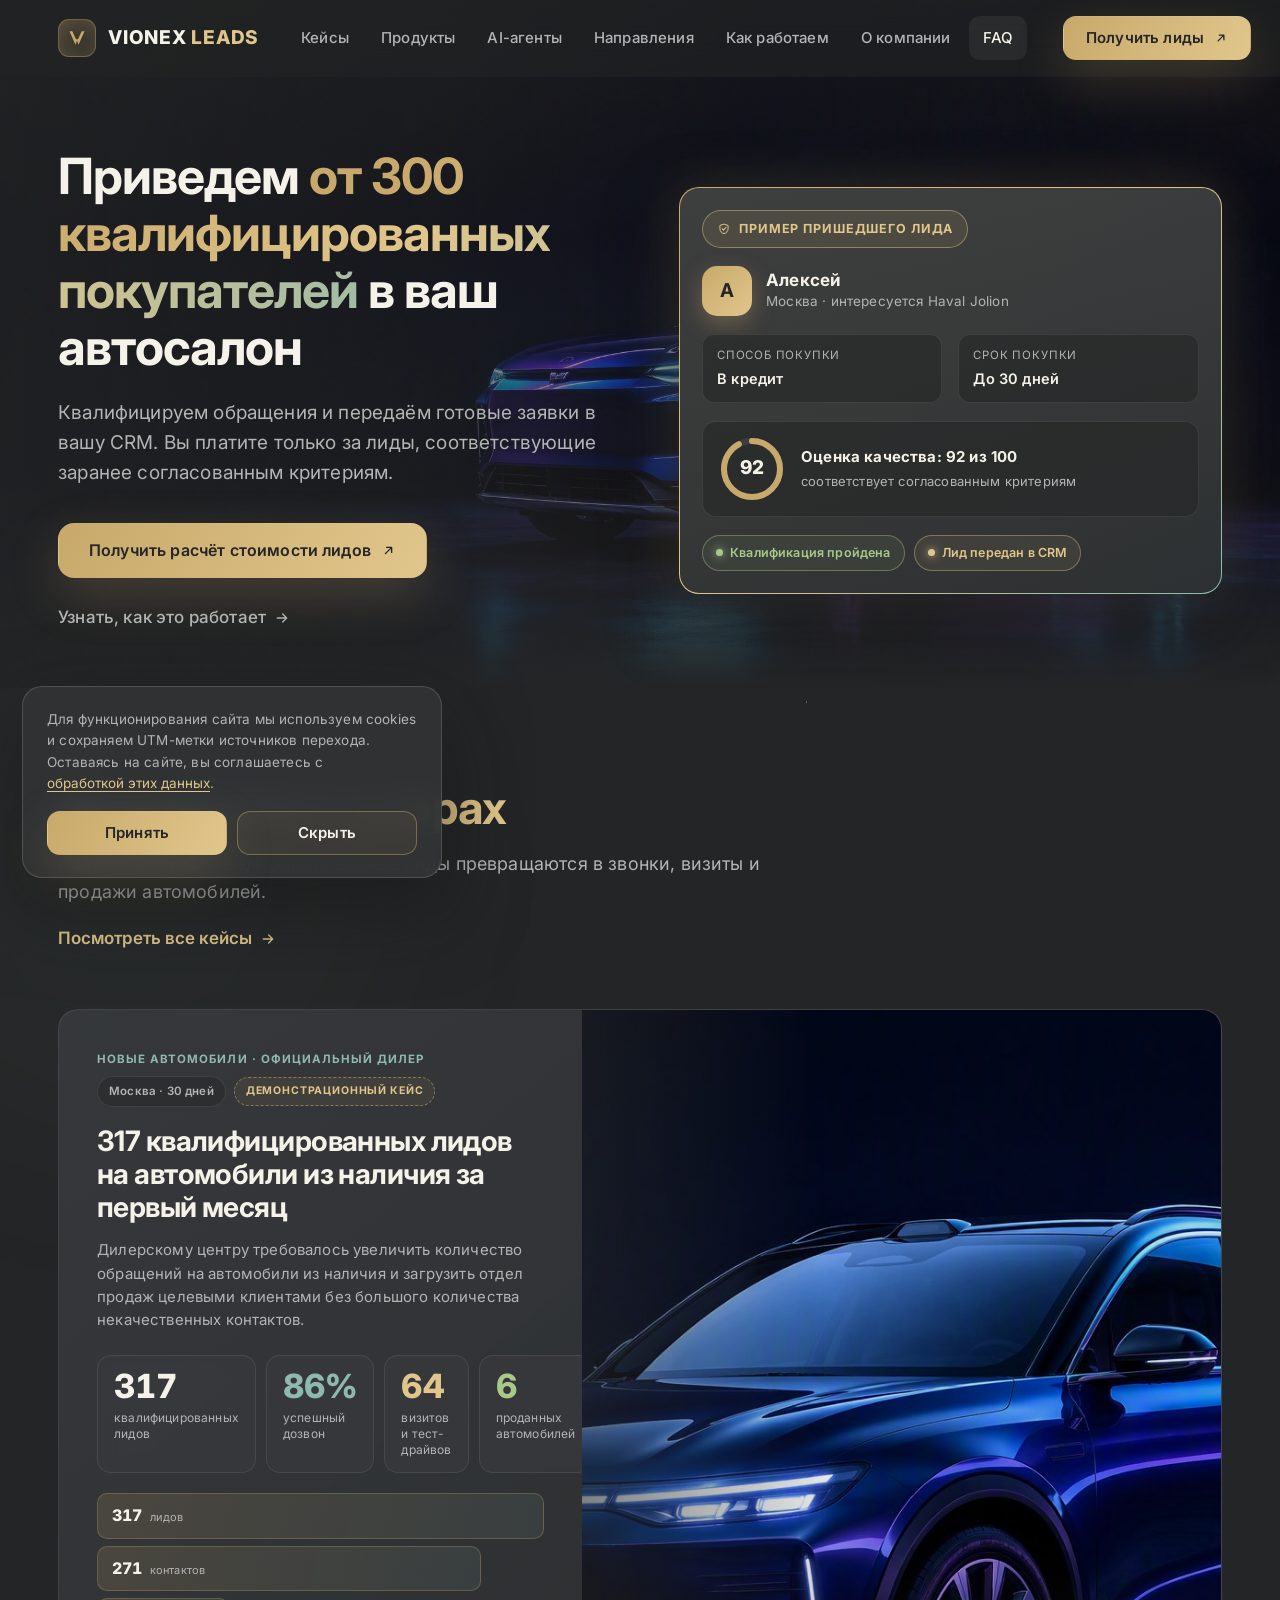
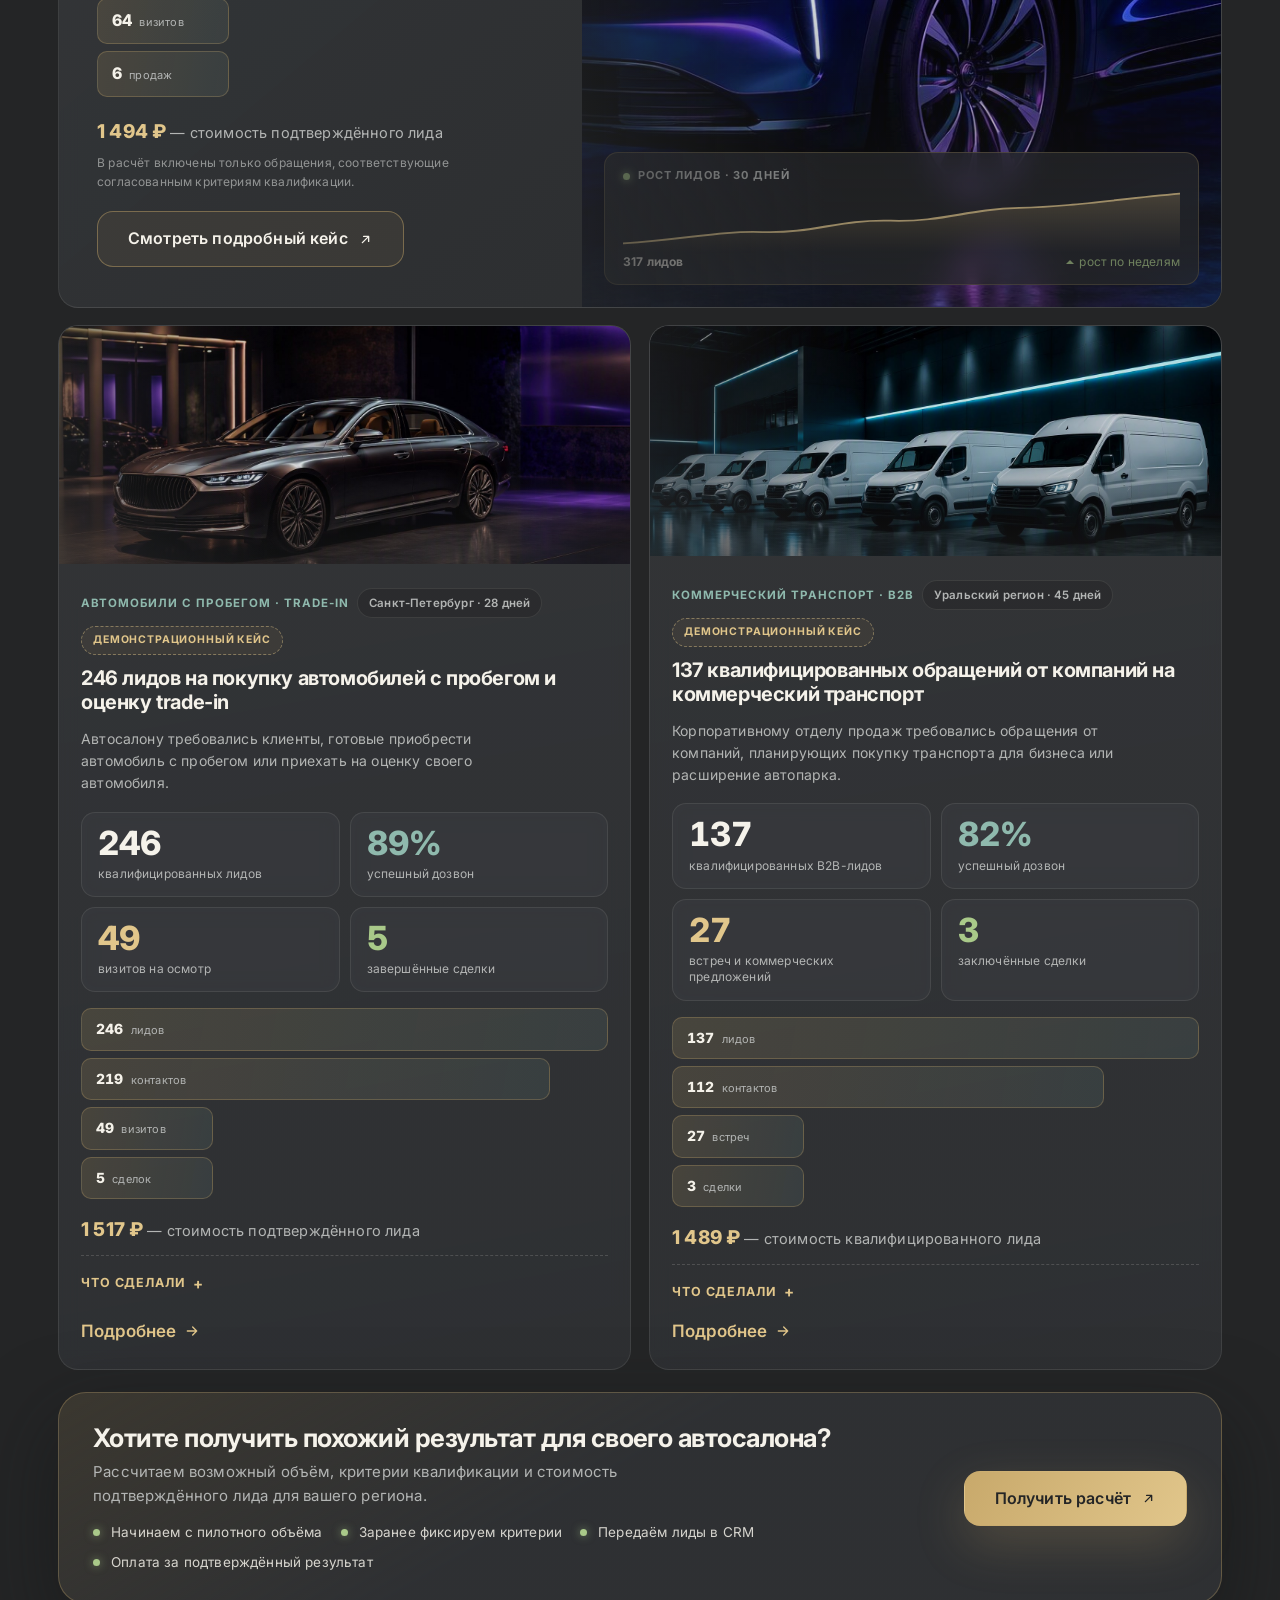
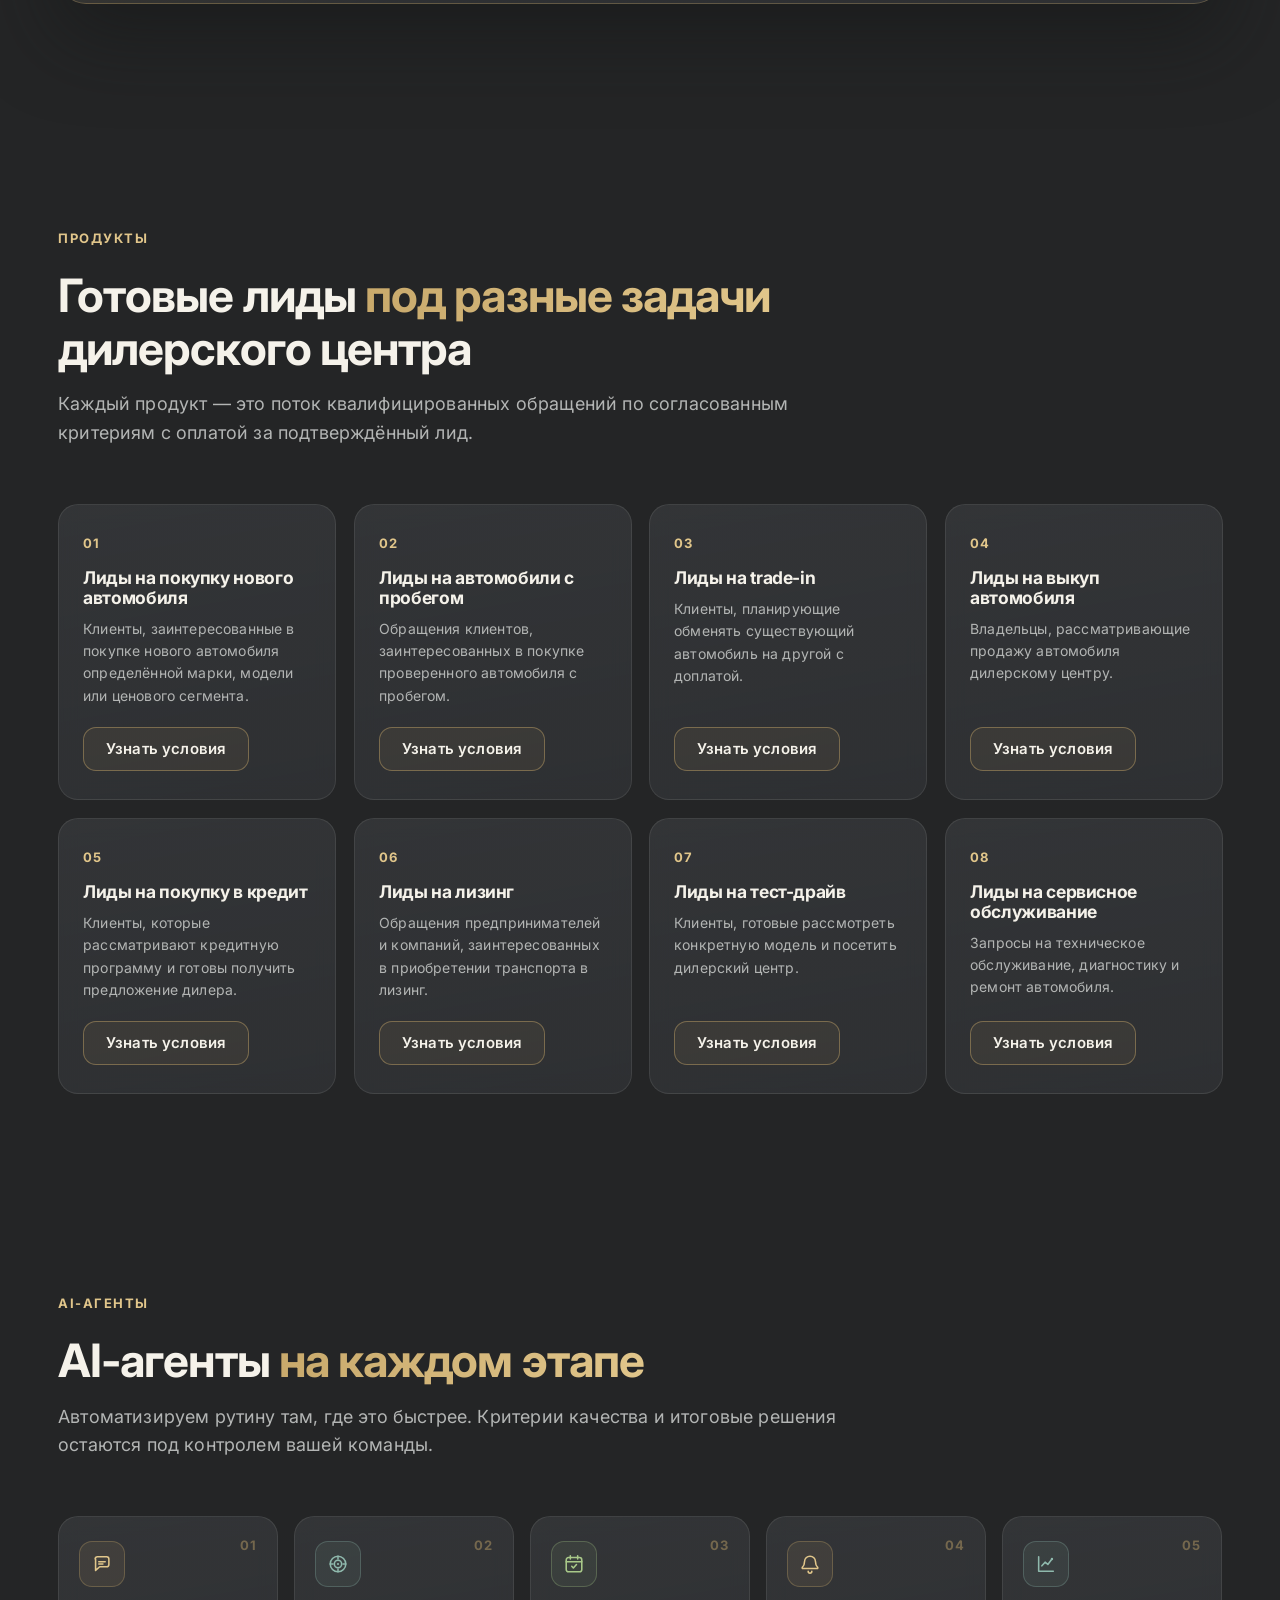
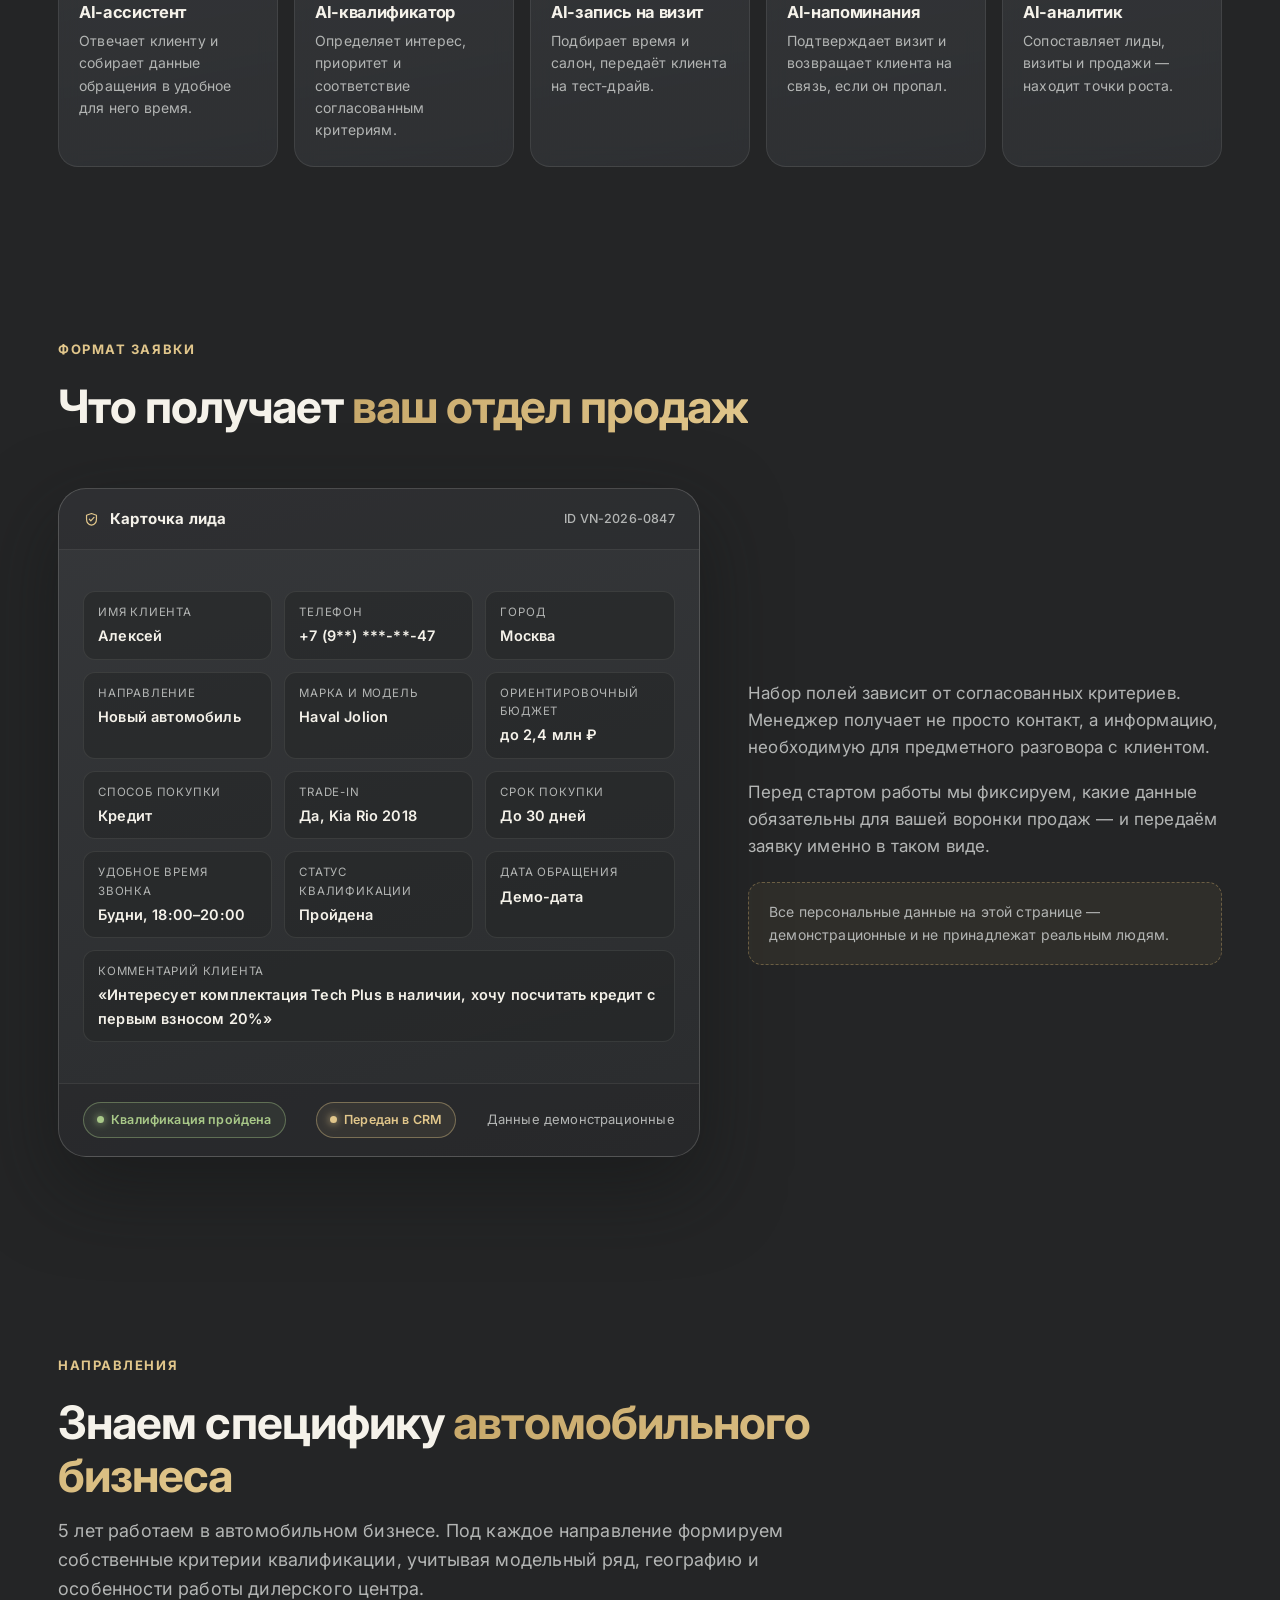
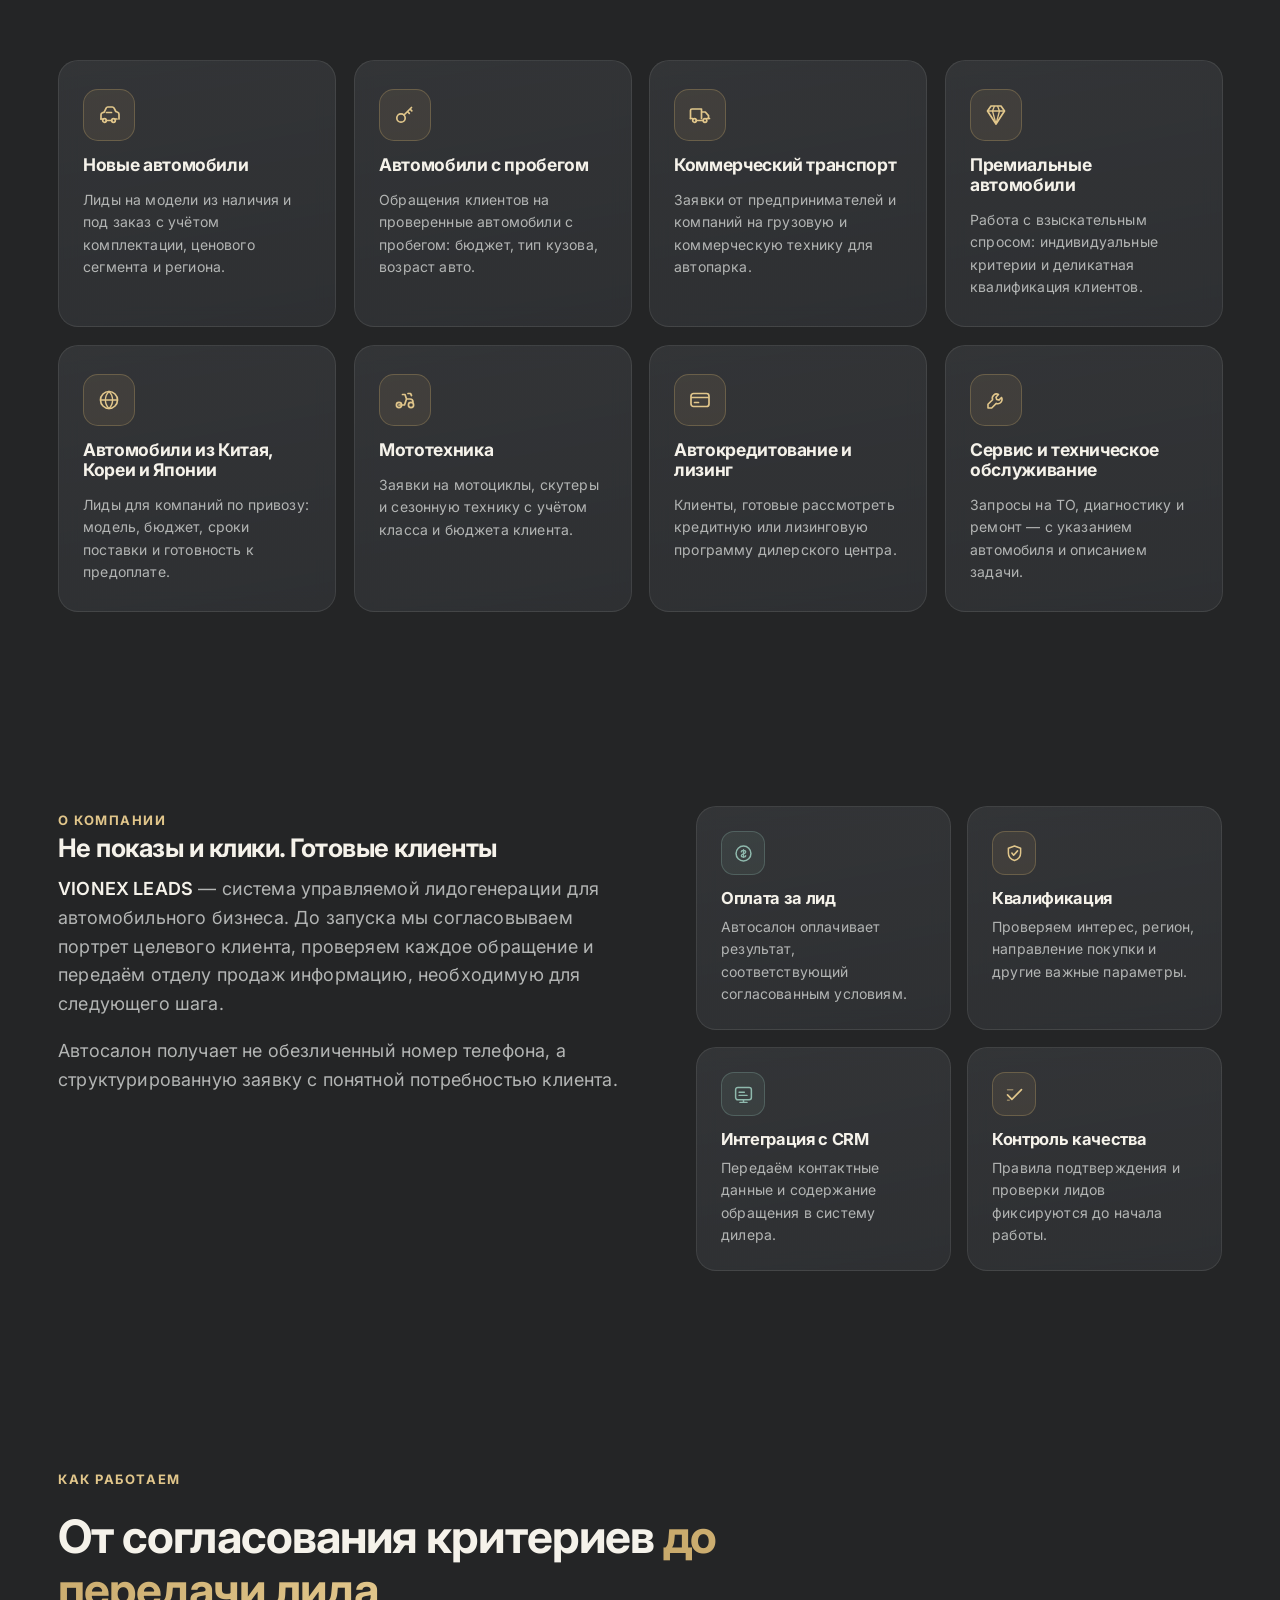
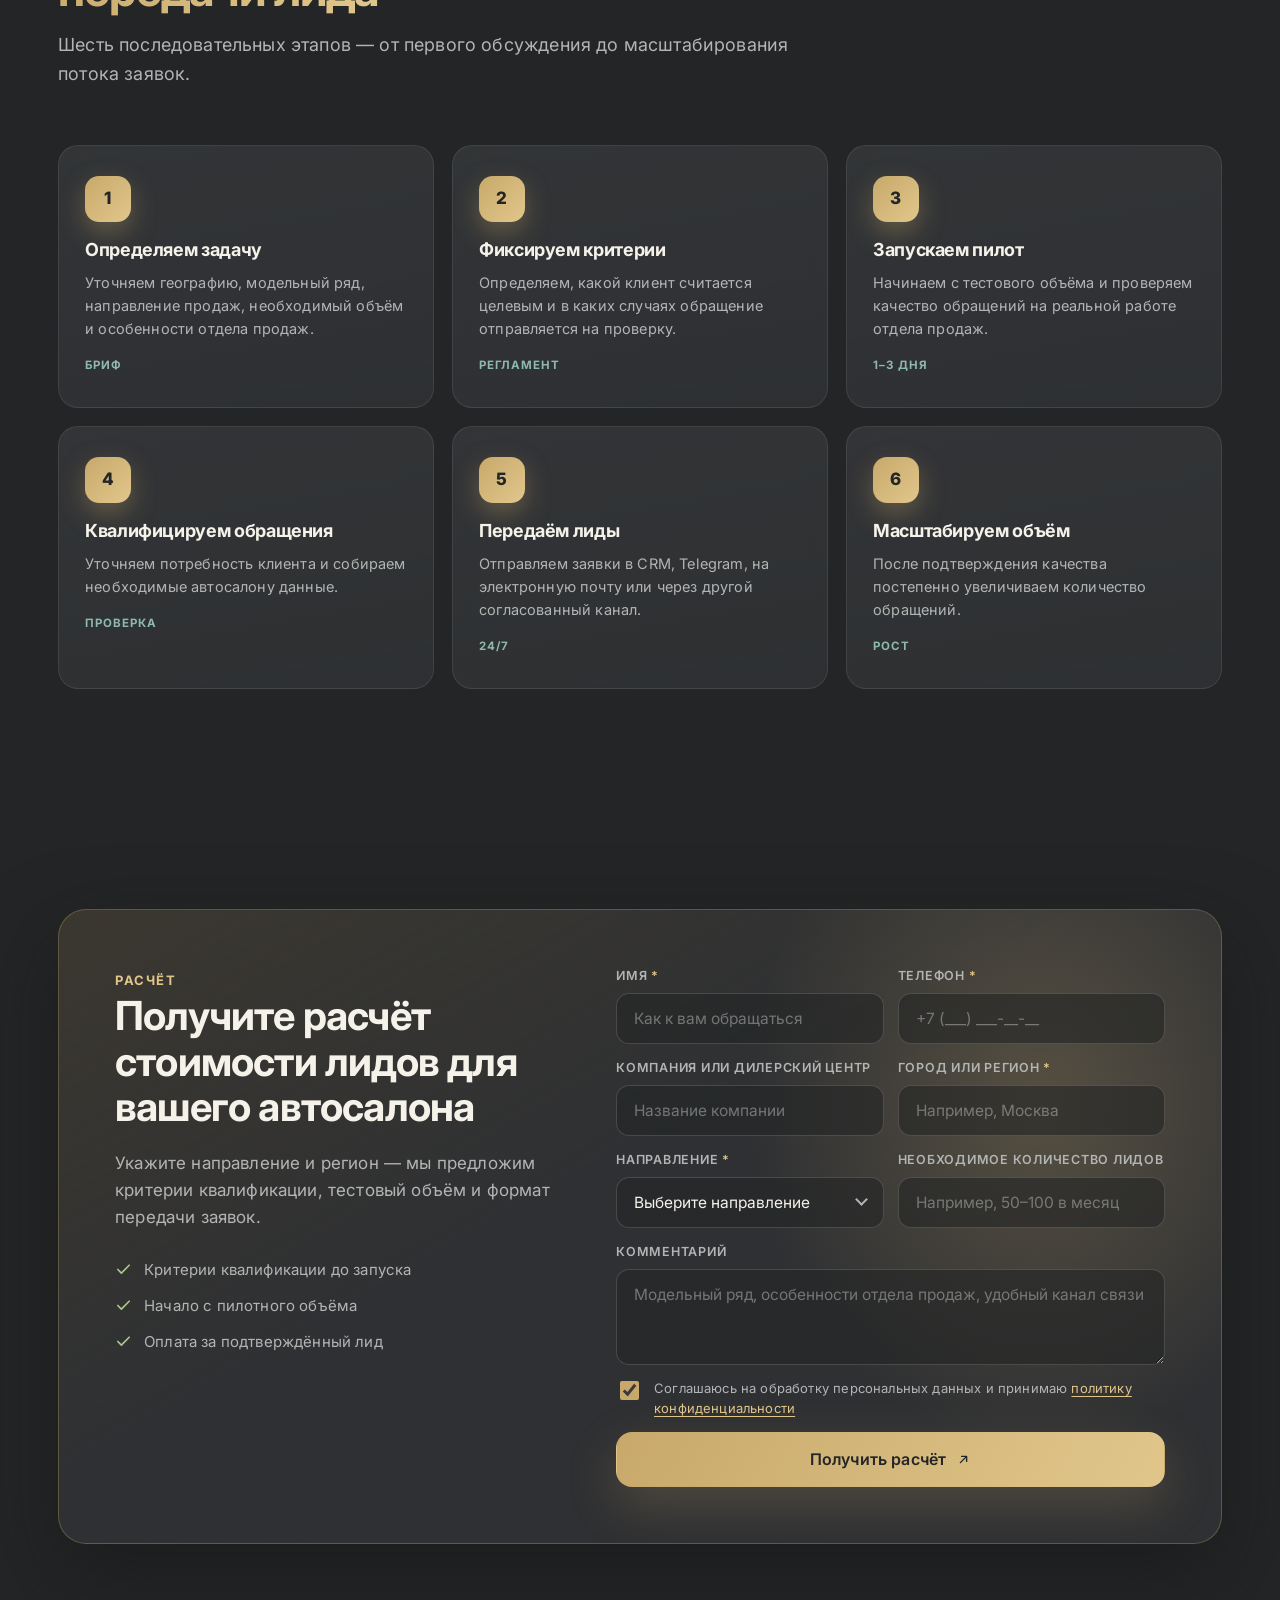
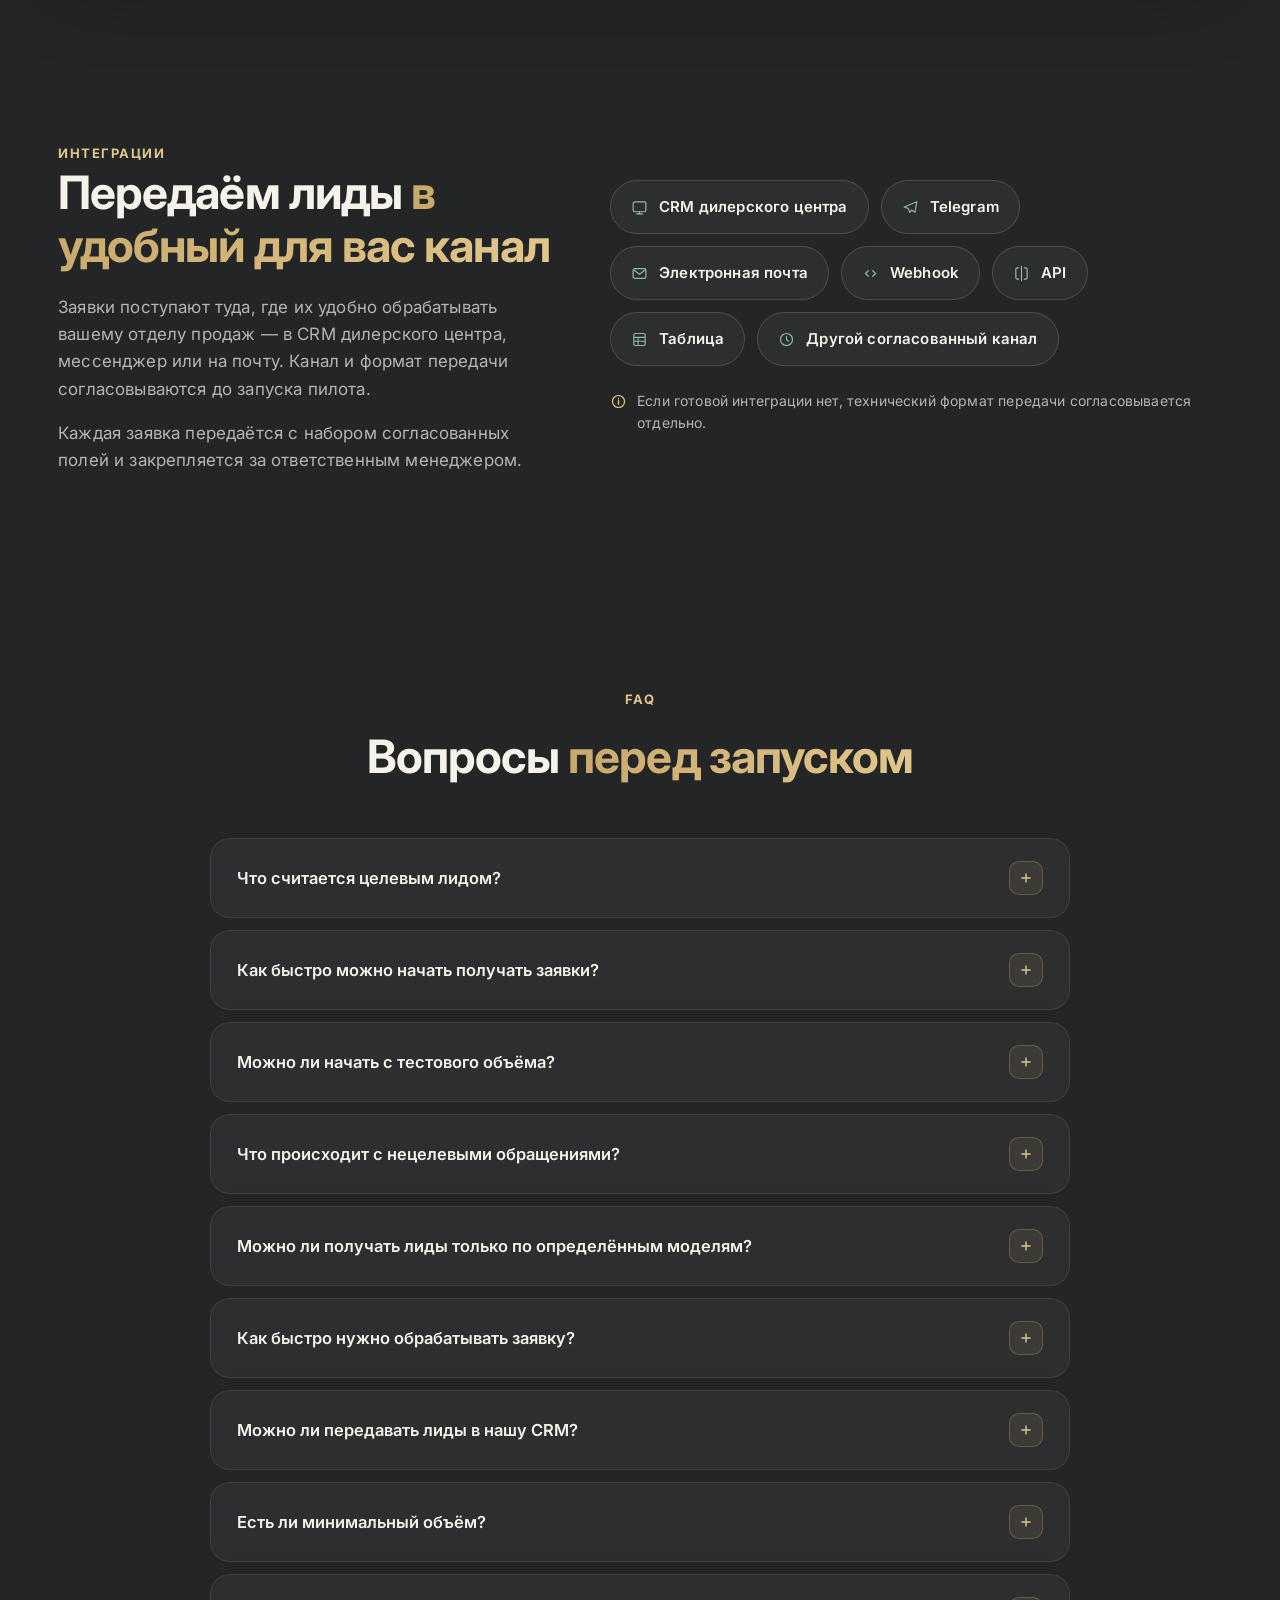
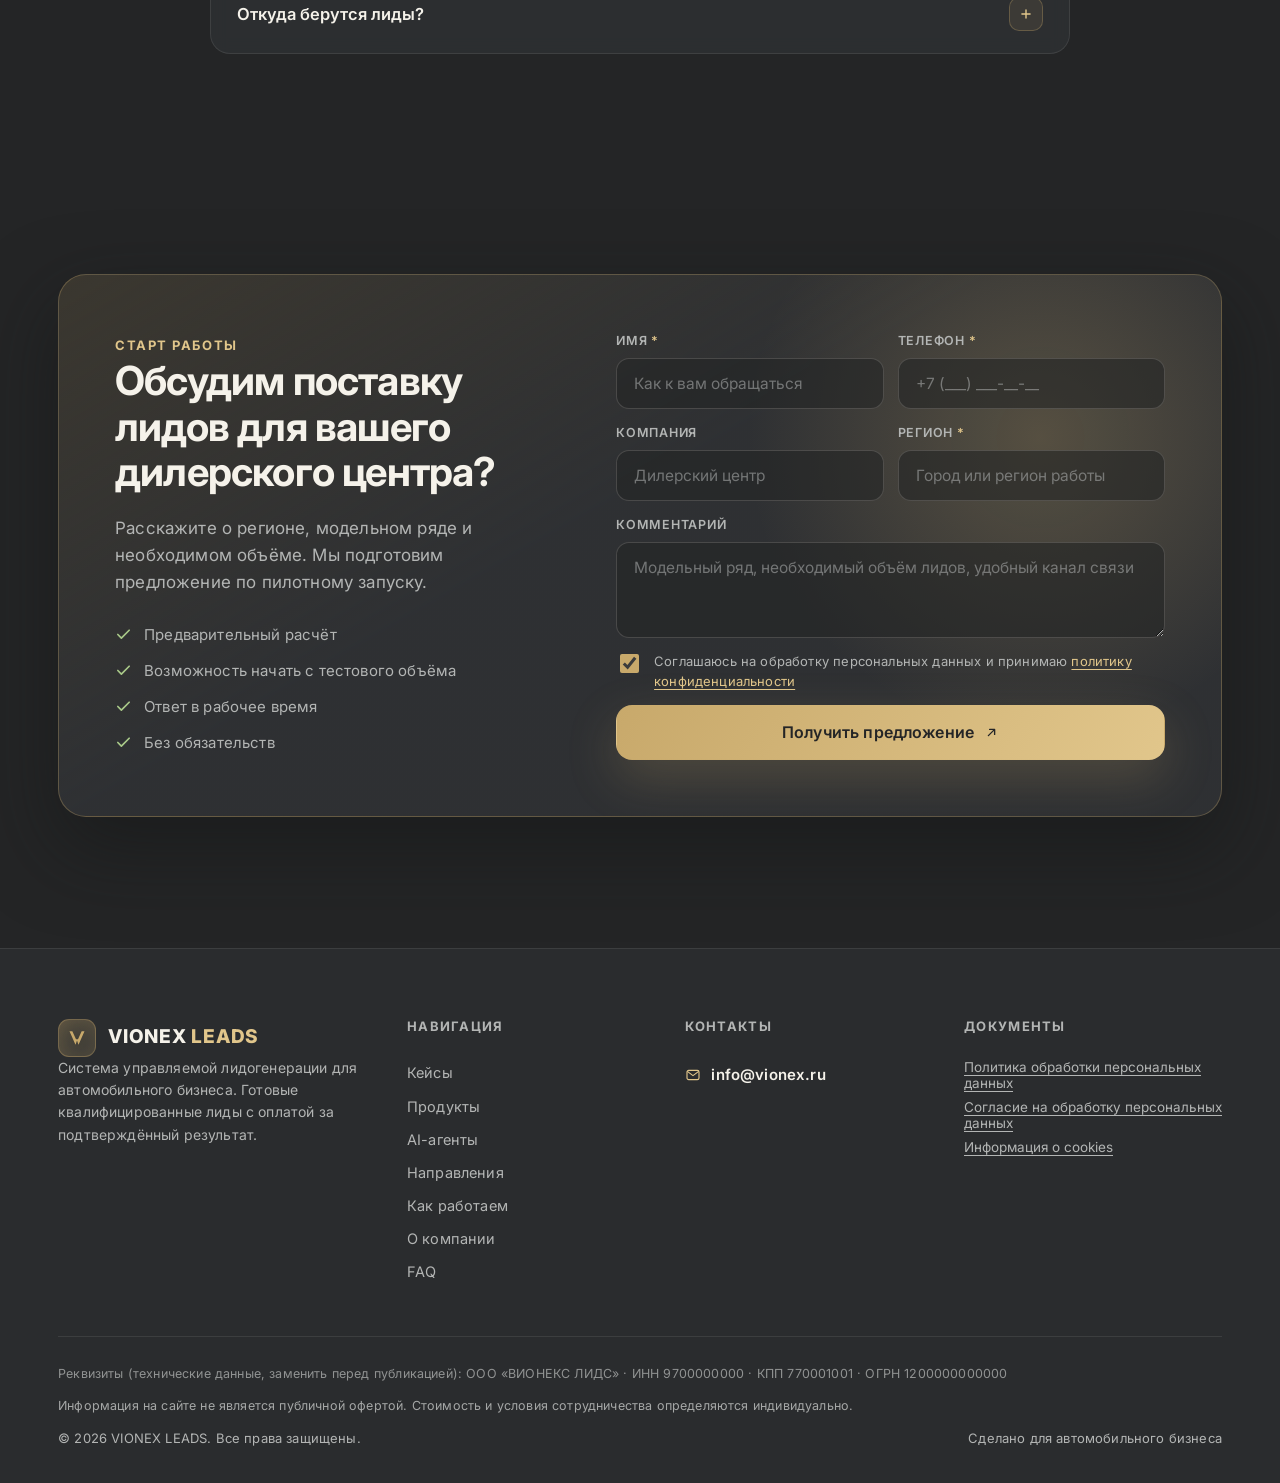
<file: index.html>
<!DOCTYPE html>
<html lang="ru">
<head>
  <meta charset="UTF-8">
  <meta name="viewport" content="width=device-width, initial-scale=1.0">

  <!-- ===== SEO ===== -->
  <title>Квалифицированные лиды для автосалонов и автодилеров | VIONEX LEADS</title>
  <meta name="description" content="Готовые лиды на покупку новых автомобилей, авто с пробегом, trade-in, кредит и сервис. Квалификация обращений и передача заявок в CRM дилера.">
  <!-- TODO перед публикацией: заменить https://vionex-leads.ru на реальный домен -->
  <link rel="canonical" href="https://vionex-leads.ru/">
  <meta name="robots" content="index, follow">
  <meta name="theme-color" content="#242526">

  <!-- Open Graph -->
  <meta property="og:type" content="website">
  <meta property="og:site_name" content="VIONEX LEADS">
  <meta property="og:title" content="Квалифицированные лиды для автосалонов и автодилеров | VIONEX LEADS">
  <meta property="og:description" content="Готовые лиды на покупку новых автомобилей, авто с пробегом, trade-in, кредит и сервис. Квалификация обращений и передача заявок в CRM дилера.">
  <meta property="og:url" content="https://vionex-leads.ru/">
  <meta property="og:image" content="https://vionex-leads.ru/assets/og-cover.jpg">
  <meta property="og:image:width" content="1200">
  <meta property="og:image:height" content="630">
  <meta property="og:locale" content="ru_RU">
  <meta name="twitter:card" content="summary_large_image">

  <!-- Favicon -->
  <link rel="icon" type="image/svg+xml" href="favicon.svg">
  <link rel="apple-touch-icon" href="favicon.svg">

  <!-- Шрифт Inter -->
  <link rel="preconnect" href="https://fonts.googleapis.com">
  <link rel="preconnect" href="https://fonts.gstatic.com" crossorigin>
  <link href="https://fonts.googleapis.com/css2?family=Inter:wght@400;500;600;700;800&display=swap" rel="stylesheet">

  <link rel="stylesheet" href="assets/style.css">

  <!-- Микроразметка Organization -->
  <script type="application/ld+json">
  {
    "@context": "https://schema.org",
    "@type": "Organization",
    "name": "VIONEX LEADS",
    "url": "https://vionex-leads.ru/",
    "description": "Поставка готовых квалифицированных лидов автосалонам и дилерским центрам. Оплата за подтверждённый лид, передача заявок в CRM.",
    "email": "info@vionex.ru"
  }
  </script>

  <!-- Микроразметка FAQPage -->
  <script type="application/ld+json">
  {
    "@context": "https://schema.org",
    "@type": "FAQPage",
    "mainEntity": [
      {"@type": "Question", "name": "Что считается целевым лидом?", "acceptedAnswer": {"@type": "Answer", "text": "Перед запуском совместно определяются обязательные критерии: регион, направление, контактные данные, интерес клиента и другие параметры."}},
      {"@type": "Question", "name": "Как быстро можно начать получать заявки?", "acceptedAnswer": {"@type": "Answer", "text": "Срок зависит от направления, региона, необходимого объёма и способа передачи. Предварительный план формируется после короткого брифа."}},
      {"@type": "Question", "name": "Можно ли начать с тестового объёма?", "acceptedAnswer": {"@type": "Answer", "text": "Да. Рекомендуется начинать с пилотного объёма, чтобы проверить качество лидов и работу отдела продаж."}},
      {"@type": "Question", "name": "Что происходит с нецелевыми обращениями?", "acceptedAnswer": {"@type": "Answer", "text": "Порядок проверки и возможной замены фиксируется в условиях сотрудничества до запуска."}},
      {"@type": "Question", "name": "Можно ли получать лиды только по определённым моделям?", "acceptedAnswer": {"@type": "Answer", "text": "Да, если в выбранном регионе есть достаточный объём спроса. Возможность оценивается до запуска."}},
      {"@type": "Question", "name": "Как быстро нужно обрабатывать заявку?", "acceptedAnswer": {"@type": "Answer", "text": "Рекомендуется связаться с клиентом как можно быстрее после получения лида."}},
      {"@type": "Question", "name": "Можно ли передавать лиды в нашу CRM?", "acceptedAnswer": {"@type": "Answer", "text": "Да, если CRM поддерживает необходимый способ интеграции. Также доступны Telegram, электронная почта, webhook и другие варианты."}},
      {"@type": "Question", "name": "Есть ли минимальный объём?", "acceptedAnswer": {"@type": "Answer", "text": "Минимальный объём зависит от направления и региона и определяется при расчёте пилотного запуска."}},
      {"@type": "Question", "name": "Откуда берутся лиды?", "acceptedAnswer": {"@type": "Answer", "text": "VIONEX использует собственную систему привлечения, обработки и квалификации обращений. Отдельные источники и внутренние технологии не раскрываются."}}
    ]
  }
  </script>

  <!-- Yandex.Metrika counter -->
  <script type="text/javascript">
   (function(m,e,t,r,i,k,a){
   m[i]=m[i]||function(){(m[i].a=m[i].a||[]).push(arguments)};
   m[i].l=1*new Date();
   for (var j = 0; j < document.scripts.length; j++) {if (document.scripts[j].src === r) { return; }}
   k=e.createElement(t),a=e.getElementsByTagName(t)[0],k.async=1,k.src=r,a.parentNode.insertBefore(k,a)
   })(window, document,'script','https://mc.yandex.ru/metrika/tag.js?id=111833117', 'ym');

   ym(111833117, 'init', {ssr:true, webvisor:true, clickmap:true, ecommerce:"dataLayer", referrer: document.referrer, url: location.href, accurateTrackBounce:true, trackLinks:true});
   window.VIONEX_YM_ID = 111833117;
  </script>
  <!-- /Yandex.Metrika counter -->
</head>
<body>

<noscript><div><img src="https://mc.yandex.ru/watch/111833117" style="position:absolute; left:-9999px;" alt="" /></div></noscript>

<a class="skip-link" href="#main">Перейти к содержанию</a>

<div class="bg-stars" aria-hidden="true"></div>
<div class="bg-glow bg-glow--violet" aria-hidden="true"></div>
<div class="bg-glow bg-glow--cyan" aria-hidden="true"></div>

<!-- ================= ШАПКА ================= -->
<header class="header" id="header">
  <div class="container header__inner">
    <a class="logo" href="#top" aria-label="VIONEX LEADS — на главную">
      <span class="logo__mark" aria-hidden="true">
        <svg width="20" height="20" viewBox="0 0 24 24" fill="none"><path d="M3 4l7.2 16L12 15l1.8 5L21 4h-3.4l-4.4 9.6h-2.4L6.4 4H3z" fill="url(#lg1)"/><defs><linearGradient id="lg1" x1="3" y1="4" x2="21" y2="20"><stop stop-color="#C8A96B"/><stop offset="1" stop-color="#E1C68B"/></linearGradient></defs></svg>
      </span>
      <span class="logo__name">VIONEX&nbsp;<b>LEADS</b></span>
    </a>

    <nav class="nav" aria-label="Основная навигация">
      <a href="#cases">Кейсы</a>
      <a href="#products">Продукты</a>
      <a href="#ai">AI-агенты</a>
      <a href="#directions">Направления</a>
      <a href="#process">Как работаем</a>
      <a href="#about">О компании</a>
      <a href="#faq">FAQ</a>
    </nav>

    <button class="btn btn--primary btn--sm header__cta" data-modal-open="lead" data-goal="cta_header">
      Получить лиды
      <svg class="btn-arrow" width="14" height="14" viewBox="0 0 24 24" fill="none"><path d="M7 17L17 7M17 7H9M17 7v8" stroke="currentColor" stroke-width="2.2" stroke-linecap="round" stroke-linejoin="round"/></svg>
    </button>

    <button class="burger" id="burger" aria-label="Открыть меню" aria-expanded="false" aria-controls="mobileMenu">
      <span></span><span></span><span></span>
    </button>
  </div>
</header>

<!-- Мобильное меню -->
<div class="mobile-menu" id="mobileMenu" aria-hidden="true">
  <a href="#cases">Кейсы</a>
  <a href="#products">Продукты</a>
  <a href="#ai">AI-агенты</a>
  <a href="#directions">Направления</a>
  <a href="#process">Как работаем</a>
  <a href="#about">О компании</a>
  <a href="#faq">FAQ</a>
  <button class="btn btn--primary" data-modal-open="lead" data-goal="cta_mobile_menu">Получить лиды</button>
</div>

<main id="main">

<!-- ================= ПЕРВЫЙ ЭКРАН ================= -->
<section class="hero" id="top">
  <div class="container hero__grid">
    <div class="reveal in">
      <h1>Приведем <span class="grad">от 300 квалифицированных покупателей</span> в ваш автосалон</h1>
      <p class="hero__sub">Квалифицируем обращения и передаём готовые заявки в вашу CRM. Вы платите только за лиды, соответствующие заранее согласованным критериям.</p>

      <div class="hero__actions">
        <button class="btn btn--primary" data-modal-open="lead" data-goal="cta_hero">
          Получить расчёт стоимости лидов
          <svg class="btn-arrow" width="15" height="15" viewBox="0 0 24 24" fill="none"><path d="M7 17L17 7M17 7H9M17 7v8" stroke="currentColor" stroke-width="2.2" stroke-linecap="round" stroke-linejoin="round"/></svg>
        </button>
        <a class="link-more" href="#process" data-goal="link_how_it_works">
          Узнать, как это работает
          <svg width="16" height="16" viewBox="0 0 24 24" fill="none"><path d="M5 12h14m-6-6 6 6-6 6" stroke="currentColor" stroke-width="2" stroke-linecap="round" stroke-linejoin="round"/></svg>
        </a>
      </div>

    </div>

    <!-- Визуал: интерфейс VIONEX -->
    <div class="hero__visual reveal" style="--reveal-delay:.15s">
      <div class="crm-holder">
      <div class="lead-card lead-card--hero reveal" id="heroCrm">
        <div class="lead-demo-tag">
          <svg width="14" height="14" viewBox="0 0 24 24" fill="none"><path d="M12 3.5 5 6v5.5c0 4.3 2.9 7.4 7 8.5 4.1-1.1 7-4.2 7-8.5V6l-7-2.5Z" stroke="currentColor" stroke-width="1.7" stroke-linejoin="round"/><path d="M9 11.5 11 14l4.5-5" stroke="currentColor" stroke-width="1.8" stroke-linecap="round" stroke-linejoin="round"/></svg>
          Пример пришедшего лида
        </div>

        <div class="lead-card__head">
          <span class="lead-card__avatar" aria-hidden="true">А</span>
          <div>
            <div class="lead-card__name">Алексей</div>
            <div class="lead-card__city">Москва · интересуется Haval Jolion</div>
          </div>
        </div>

        <div class="lead-card__rows">
          <div class="lead-field"><dt>Способ покупки</dt><dd>В кредит</dd></div>
          <div class="lead-field"><dt>Срок покупки</dt><dd>До 30 дней</dd></div>
        </div>

        <div class="lead-score-row">
          <div class="score-ring" role="img" aria-label="Оценка качества лида: 92 из 100">
            <svg width="66" height="66" viewBox="0 0 66 66">
              <defs>
                <linearGradient id="scoreGrad" x1="0" y1="0" x2="66" y2="66">
                  <stop stop-color="#C8A96B"/><stop offset="1" stop-color="#8FB9AD"/>
                </linearGradient>
              </defs>
              <circle class="score-ring__bg" cx="33" cy="33" r="28" fill="none" stroke-width="6"/>
              <circle class="score-ring__val" cx="33" cy="33" r="28" fill="none" stroke-width="6"/>
            </svg>
            <span class="score-ring__num">92</span>
          </div>
          <div class="lead-score-row__text">
            <b>Оценка качества: 92 из 100</b>
            <span>соответствует согласованным критериям</span>
          </div>
        </div>

        <div class="lead-card__status">
          <span class="status-pill status-pill--green"><i></i>Квалификация пройдена</span>
          <span class="status-pill status-pill--violet"><i></i>Лид передан в CRM</span>
        </div>
      </div>

      </div>
    </div>
  </div>
</section>

<!-- ================= НАПРАВЛЕНИЯ ================= -->

<!-- ================= КЕЙСЫ ================= -->
<section class="section section--after-hero" id="cases">
  <div class="container">
    <div class="sec-head reveal">
      <span class="sec-tag">Кейсы</span>
      <h2>Результаты <span class="grad">в цифрах</span></h2>
      <p>Показываем, как квалифицированные лиды превращаются в звонки, визиты и продажи автомобилей.</p>
      <button class="link-more cases-all-link" data-modal-open="caseWip" data-goal="cases_all">Посмотреть все кейсы
        <svg width="16" height="16" viewBox="0 0 24 24" fill="none"><path d="M5 12h14m-6-6 6 6-6 6" stroke="currentColor" stroke-width="2" stroke-linecap="round" stroke-linejoin="round"/></svg>
      </button>
    </div>

    <!-- Главный кейс -->
    <article class="card kcase kcase--main reveal">
      <div class="kcase__body">
        <div class="kcase__tags">
          <span class="kcase__cat">Новые автомобили · официальный дилер</span>
          <span class="kcase__meta-badge">Москва · 30 дней</span>
          <span class="kcase__demo">Демонстрационный кейс</span>
        </div>

        <h3 class="kcase__title">317 квалифицированных лидов на автомобили из наличия за первый месяц</h3>
        <p class="kcase__task">Дилерскому центру требовалось увеличить количество обращений на автомобили из наличия и загрузить отдел продаж целевыми клиентами без большого количества некачественных контактов.</p>

        <div class="kcase__stats">
          <div class="kstat"><b class="kstat__num" data-count="317">0</b><span class="kstat__label">квалифицированных лидов</span></div>
          <div class="kstat kstat--cyan"><b class="kstat__num" data-count="86" data-suffix="%">0</b><span class="kstat__label">успешный дозвон</span></div>
          <div class="kstat kstat--violet"><b class="kstat__num" data-count="64">0</b><span class="kstat__label">визитов и тест-драйвов</span></div>
          <div class="kstat kstat--green"><b class="kstat__num" data-count="6">0</b><span class="kstat__label">проданных автомобилей</span></div>
        </div>

        <div class="kfunnel" data-funnel>
          <div class="kfunnel__step" style="--w:100%"><b data-count="317">0</b><span>лидов</span></div>
          <div class="kfunnel__step" style="--w:86%"><b data-count="271">0</b><span>контактов</span></div>
          <div class="kfunnel__step" style="--w:20%"><b data-count="64">0</b><span>визитов</span></div>
          <div class="kfunnel__step" style="--w:10%"><b data-count="6">0</b><span>продаж</span></div>
        </div>

        <p class="kcase__price"><b>1 494 ₽</b> — стоимость подтверждённого лида</p>
        <p class="kcase__footnote">В расчёт включены только обращения, соответствующие согласованным критериям квалификации.</p>

        <div class="kcase__actions">
          <button class="btn btn--ghost" data-modal-open="caseDetail" data-goal="case_open_1">
            Смотреть подробный кейс
            <svg class="btn-arrow" width="15" height="15" viewBox="0 0 24 24" fill="none"><path d="M7 17L17 7M17 7H9M17 7v8" stroke="currentColor" stroke-width="2.2" stroke-linecap="round" stroke-linejoin="round"/></svg>
          </button>
        </div>
      </div>

      <div class="kcase__media" aria-hidden="true">
        <img src="assets/case-1.jpg" alt="" loading="lazy" width="1536" height="1024">
        <div class="kcase__panel">
          <div class="kcase__panel-head"><span class="kcase__panel-dot"></span>Рост лидов · 30 дней</div>
          <svg class="kcase__spark" viewBox="0 0 260 90" preserveAspectRatio="none" aria-hidden="true">
            <defs>
              <linearGradient id="sparkFill" x1="0" y1="0" x2="0" y2="1">
                <stop stop-color="#C8A96B" stop-opacity="0.35"/><stop offset="1" stop-color="#C8A96B" stop-opacity="0"/>
              </linearGradient>
            </defs>
            <path class="kcase__spark-fill" d="M0,78 C30,72 45,60 65,62 C90,64 100,44 125,46 C150,48 160,30 185,28 C210,26 230,16 260,8 L260,90 L0,90 Z" fill="url(#sparkFill)"/>
            <path class="kcase__spark-line" d="M0,78 C30,72 45,60 65,62 C90,64 100,44 125,46 C150,48 160,30 185,28 C210,26 230,16 260,8" fill="none" stroke="#E1C68B" stroke-width="2.5" stroke-linecap="round"/>
          </svg>
          <div class="kcase__panel-foot"><span>317 лидов</span><span class="kcase__panel-up">рост по неделям</span></div>
        </div>
      </div>
    </article>

    <div class="kcases-grid">
      <!-- Кейс 2 -->
      <article class="card kcase reveal" style="--reveal-delay:.05s">
        <div class="kcase__media kcase__media--sm" aria-hidden="true">
          <img src="assets/case-2.jpg" alt="" loading="lazy" width="1536" height="1024">
        </div>
        <div class="kcase__body kcase__body--sm">
          <div class="kcase__tags">
            <span class="kcase__cat">Автомобили с пробегом · Trade-in</span>
            <span class="kcase__meta-badge">Санкт-Петербург · 28 дней</span>
            <span class="kcase__demo">Демонстрационный кейс</span>
          </div>
          <h3 class="kcase__title kcase__title--sm">246 лидов на покупку автомобилей с пробегом и оценку trade-in</h3>
          <p class="kcase__task">Автосалону требовались клиенты, готовые приобрести автомобиль с пробегом или приехать на оценку своего автомобиля.</p>

          <div class="kcase__stats kcase__stats--2x2">
            <div class="kstat"><b class="kstat__num" data-count="246">0</b><span class="kstat__label">квалифицированных лидов</span></div>
            <div class="kstat kstat--cyan"><b class="kstat__num" data-count="89" data-suffix="%">0</b><span class="kstat__label">успешный дозвон</span></div>
            <div class="kstat kstat--violet"><b class="kstat__num" data-count="49">0</b><span class="kstat__label">визитов на осмотр</span></div>
            <div class="kstat kstat--green"><b class="kstat__num" data-count="5">0</b><span class="kstat__label">завершённые сделки</span></div>
          </div>

          <div class="kfunnel kfunnel--sm" data-funnel>
            <div class="kfunnel__step" style="--w:100%"><b data-count="246">0</b><span>лидов</span></div>
            <div class="kfunnel__step" style="--w:89%"><b data-count="219">0</b><span>контактов</span></div>
            <div class="kfunnel__step" style="--w:20%"><b data-count="49">0</b><span>визитов</span></div>
            <div class="kfunnel__step" style="--w:10%"><b data-count="5">0</b><span>сделок</span></div>
          </div>

          <p class="kcase__price"><b>1 517 ₽</b> — стоимость подтверждённого лида</p>

          <details class="kcase__more">
            <summary>Что сделали</summary>
            <ul class="kcase__done">
              <li>Уточняли бюджет клиента</li>
              <li>Фиксировали желаемую марку и тип кузова</li>
              <li>Выясняли наличие автомобиля для trade-in</li>
              <li>Проверяли готовность приехать на осмотр</li>
              <li>Передавали менеджеру подробный комментарий клиента</li>
            </ul>
          </details>

          <button class="link-more kcase__morelink" data-modal-open="caseDetail" data-goal="case_open_2">Подробнее
            <svg width="16" height="16" viewBox="0 0 24 24" fill="none"><path d="M5 12h14m-6-6 6 6-6 6" stroke="currentColor" stroke-width="2" stroke-linecap="round" stroke-linejoin="round"/></svg>
          </button>
        </div>
      </article>

      <!-- Кейс 3 -->
      <article class="card kcase reveal" style="--reveal-delay:.1s">
        <div class="kcase__media kcase__media--sm" aria-hidden="true">
          <img src="assets/case-3.jpg" alt="" loading="lazy" width="1536" height="1024">
        </div>
        <div class="kcase__body kcase__body--sm">
          <div class="kcase__tags">
            <span class="kcase__cat">Коммерческий транспорт · B2B</span>
            <span class="kcase__meta-badge">Уральский регион · 45 дней</span>
            <span class="kcase__demo">Демонстрационный кейс</span>
          </div>
          <h3 class="kcase__title kcase__title--sm">137 квалифицированных обращений от компаний на коммерческий транспорт</h3>
          <p class="kcase__task">Корпоративному отделу продаж требовались обращения от компаний, планирующих покупку транспорта для бизнеса или расширение автопарка.</p>

          <div class="kcase__stats kcase__stats--2x2">
            <div class="kstat"><b class="kstat__num" data-count="137">0</b><span class="kstat__label">квалифицированных B2B-лидов</span></div>
            <div class="kstat kstat--cyan"><b class="kstat__num" data-count="82" data-suffix="%">0</b><span class="kstat__label">успешный дозвон</span></div>
            <div class="kstat kstat--violet"><b class="kstat__num" data-count="27">0</b><span class="kstat__label">встреч и коммерческих предложений</span></div>
            <div class="kstat kstat--green"><b class="kstat__num" data-count="3">0</b><span class="kstat__label">заключённые сделки</span></div>
          </div>

          <div class="kfunnel kfunnel--sm" data-funnel>
            <div class="kfunnel__step" style="--w:100%"><b data-count="137">0</b><span>лидов</span></div>
            <div class="kfunnel__step" style="--w:82%"><b data-count="112">0</b><span>контактов</span></div>
            <div class="kfunnel__step" style="--w:20%"><b data-count="27">0</b><span>встреч</span></div>
            <div class="kfunnel__step" style="--w:10%"><b data-count="3">0</b><span>сделки</span></div>
          </div>

          <p class="kcase__price"><b>1 489 ₽</b> — стоимость квалифицированного лида</p>

          <details class="kcase__more">
            <summary>Что сделали</summary>
            <ul class="kcase__done">
              <li>Уточняли необходимый тип техники и количество автомобилей</li>
              <li>Определяли способ финансирования и срок закупки</li>
              <li>Получали контакт лица, принимающего решение</li>
              <li>Передавали заявку корпоративному менеджеру</li>
            </ul>
          </details>

          <button class="link-more kcase__morelink" data-modal-open="caseDetail" data-goal="case_open_3">Подробнее
            <svg width="16" height="16" viewBox="0 0 24 24" fill="none"><path d="M5 12h14m-6-6 6 6-6 6" stroke="currentColor" stroke-width="2" stroke-linecap="round" stroke-linejoin="round"/></svg>
          </button>
        </div>
      </article>
    </div>

    <!-- CTA после кейсов -->
    <div class="kcta reveal">
      <div class="kcta__text">
        <h3>Хотите получить похожий результат для своего автосалона?</h3>
        <p>Рассчитаем возможный объём, критерии квалификации и стоимость подтверждённого лида для вашего региона.</p>
        <ul class="kcta__points">
          <li>Начинаем с пилотного объёма</li>
          <li>Заранее фиксируем критерии</li>
          <li>Передаём лиды в CRM</li>
          <li>Оплата за подтверждённый результат</li>
        </ul>
      </div>
      <button class="btn btn--primary kcta__btn" data-modal-open="lead" data-goal="cta_cases">
        Получить расчёт
        <svg class="btn-arrow" width="15" height="15" viewBox="0 0 24 24" fill="none"><path d="M7 17L17 7M17 7H9M17 7v8" stroke="currentColor" stroke-width="2.2" stroke-linecap="round" stroke-linejoin="round"/></svg>
      </button>
    </div>
  </div>
</section>

<!-- ================= НАПРАВЛЕНИЯ ================= -->

<!-- ================= ЛИДЫ ДЛЯ ОТДЕЛА ПРОДАЖ ================= -->

<!-- ================= ПРОДУКТЫ ================= -->
<section class="section" id="products">
  <div class="container">
    <div class="sec-head reveal">
      <span class="sec-tag">Продукты</span>
      <h2>Готовые лиды <span class="grad">под разные задачи</span> дилерского центра</h2>
      <p>Каждый продукт — это поток квалифицированных обращений по согласованным критериям с оплатой за подтверждённый лид.</p>
    </div>

    <div class="products-grid">
      <article class="card product-card reveal">
        <div class="product-card__num">01</div>
        <h3>Лиды на покупку нового автомобиля</h3>
        <p>Клиенты, заинтересованные в покупке нового автомобиля определённой марки, модели или ценового сегмента.</p>
        <button class="btn btn--ghost btn--sm" data-modal-open="lead" data-product="Лиды на покупку нового автомобиля" data-goal="product_new">Узнать условия</button>
      </article>

      <article class="card product-card reveal" style="--reveal-delay:.05s">
        <div class="product-card__num">02</div>
        <h3>Лиды на автомобили с пробегом</h3>
        <p>Обращения клиентов, заинтересованных в покупке проверенного автомобиля с пробегом.</p>
        <button class="btn btn--ghost btn--sm" data-modal-open="lead" data-product="Лиды на автомобили с пробегом" data-goal="product_used">Узнать условия</button>
      </article>

      <article class="card product-card reveal" style="--reveal-delay:.1s">
        <div class="product-card__num">03</div>
        <h3>Лиды на trade-in</h3>
        <p>Клиенты, планирующие обменять существующий автомобиль на другой с доплатой.</p>
        <button class="btn btn--ghost btn--sm" data-modal-open="lead" data-product="Лиды на trade-in" data-goal="product_tradein">Узнать условия</button>
      </article>

      <article class="card product-card reveal" style="--reveal-delay:.15s">
        <div class="product-card__num">04</div>
        <h3>Лиды на выкуп автомобиля</h3>
        <p>Владельцы, рассматривающие продажу автомобиля дилерскому центру.</p>
        <button class="btn btn--ghost btn--sm" data-modal-open="lead" data-product="Лиды на выкуп автомобиля" data-goal="product_buyout">Узнать условия</button>
      </article>

      <article class="card product-card reveal">
        <div class="product-card__num">05</div>
        <h3>Лиды на покупку в кредит</h3>
        <p>Клиенты, которые рассматривают кредитную программу и готовы получить предложение дилера.</p>
        <button class="btn btn--ghost btn--sm" data-modal-open="lead" data-product="Лиды на покупку в кредит" data-goal="product_credit">Узнать условия</button>
      </article>

      <article class="card product-card reveal" style="--reveal-delay:.05s">
        <div class="product-card__num">06</div>
        <h3>Лиды на лизинг</h3>
        <p>Обращения предпринимателей и компаний, заинтересованных в приобретении транспорта в лизинг.</p>
        <button class="btn btn--ghost btn--sm" data-modal-open="lead" data-product="Лиды на лизинг" data-goal="product_leasing">Узнать условия</button>
      </article>

      <article class="card product-card reveal" style="--reveal-delay:.1s">
        <div class="product-card__num">07</div>
        <h3>Лиды на тест-драйв</h3>
        <p>Клиенты, готовые рассмотреть конкретную модель и посетить дилерский центр.</p>
        <button class="btn btn--ghost btn--sm" data-modal-open="lead" data-product="Лиды на тест-драйв" data-goal="product_testdrive">Узнать условия</button>
      </article>

      <article class="card product-card reveal" style="--reveal-delay:.15s">
        <div class="product-card__num">08</div>
        <h3>Лиды на сервисное обслуживание</h3>
        <p>Запросы на техническое обслуживание, диагностику и ремонт автомобиля.</p>
        <button class="btn btn--ghost btn--sm" data-modal-open="lead" data-product="Лиды на сервисное обслуживание" data-goal="product_service">Узнать условия</button>
      </article>
    </div>
  </div>
</section>

<!-- ================= ПРИМЕР ГОТОВОГО ЛИДА ================= -->

<!-- ================= AI-АГЕНТЫ ================= -->
<section class="section section--tight" id="ai">
  <div class="container">
    <div class="sec-head reveal">
      <span class="sec-tag">AI-агенты</span>
      <h2>AI-агенты <span class="grad">на каждом этапе</span></h2>
      <p>Автоматизируем рутину там, где это быстрее. Критерии качества и итоговые решения остаются под контролем вашей команды.</p>
    </div>

    <div class="ai-grid">
      <article class="card ai-card reveal">
        <span class="ai-card__num" aria-hidden="true">01</span>
        <span class="ai-card__icon" aria-hidden="true"><svg width="22" height="22" viewBox="0 0 24 24" fill="none"><path d="M4.5 6.5A2.5 2.5 0 0 1 7 4h10a2.5 2.5 0 0 1 2.5 2.5v6A2.5 2.5 0 0 1 17 15H9.5L5 19V6.5Z" stroke="currentColor" stroke-width="1.7" stroke-linejoin="round"/><path d="M8.5 9.5h7M8.5 12h4.5" stroke="currentColor" stroke-width="1.7" stroke-linecap="round"/></svg></span>
        <h3>AI-ассистент</h3>
        <p>Отвечает клиенту и собирает данные обращения в удобное для него время.</p>
      </article>

      <article class="card ai-card reveal" style="--reveal-delay:.05s">
        <span class="ai-card__num" aria-hidden="true">02</span>
        <span class="ai-card__icon" aria-hidden="true"><svg width="22" height="22" viewBox="0 0 24 24" fill="none"><circle cx="12" cy="12" r="8.5" stroke="currentColor" stroke-width="1.7"/><circle cx="12" cy="12" r="4" stroke="currentColor" stroke-width="1.7"/><circle cx="12" cy="12" r="1.2" fill="currentColor"/><path d="M12 3.5v3M12 17.5v3M3.5 12h3M17.5 12h3" stroke="currentColor" stroke-width="1.7" stroke-linecap="round"/></svg></span>
        <h3>AI-квалификатор</h3>
        <p>Определяет интерес, приоритет и соответствие согласованным критериям.</p>
      </article>

      <article class="card ai-card reveal" style="--reveal-delay:.1s">
        <span class="ai-card__num" aria-hidden="true">03</span>
        <span class="ai-card__icon" aria-hidden="true"><svg width="22" height="22" viewBox="0 0 24 24" fill="none"><rect x="3.5" y="5" width="17" height="15.5" rx="2.5" stroke="currentColor" stroke-width="1.7"/><path d="M3.5 9.5h17M8 3v3.5M16 3v3.5" stroke="currentColor" stroke-width="1.7" stroke-linecap="round"/><path d="m9.5 14.5 1.8 1.8 3.4-3.8" stroke="currentColor" stroke-width="1.7" stroke-linecap="round" stroke-linejoin="round"/></svg></span>
        <h3>AI-запись на визит</h3>
        <p>Подбирает время и салон, передаёт клиента на тест-драйв.</p>
      </article>

      <article class="card ai-card reveal" style="--reveal-delay:.15s">
        <span class="ai-card__num" aria-hidden="true">04</span>
        <span class="ai-card__icon" aria-hidden="true"><svg width="22" height="22" viewBox="0 0 24 24" fill="none"><path d="M6 9.5a6 6 0 0 1 12 0c0 4 1.6 5.4 2.4 6.2a.8.8 0 0 1-.6 1.3H4.2a.8.8 0 0 1-.6-1.3c.8-.8 2.4-2.2 2.4-6.2Z" stroke="currentColor" stroke-width="1.7" stroke-linejoin="round"/><path d="M10 20a2 2 0 0 0 4 0" stroke="currentColor" stroke-width="1.7" stroke-linecap="round"/></svg></span>
        <h3>AI-напоминания</h3>
        <p>Подтверждает визит и возвращает клиента на связь, если он пропал.</p>
      </article>

      <article class="card ai-card reveal" style="--reveal-delay:.2s">
        <span class="ai-card__num" aria-hidden="true">05</span>
        <span class="ai-card__icon" aria-hidden="true"><svg width="22" height="22" viewBox="0 0 24 24" fill="none"><path d="M4 20V4M4 20h16" stroke="currentColor" stroke-width="1.7" stroke-linecap="round"/><path d="m7.5 14 3.5-4 3 2.5 4.5-6" stroke="currentColor" stroke-width="1.7" stroke-linecap="round" stroke-linejoin="round"/><circle cx="18.5" cy="6.5" r="1.3" fill="currentColor"/></svg></span>
        <h3>AI-аналитик</h3>
        <p>Сопоставляет лиды, визиты и продажи — находит точки роста.</p>
      </article>
    </div>
  </div>
</section>

<!-- ================= ПРИМЕР ГОТОВОГО ЛИДА ================= -->
<section class="section section--tight" id="lead-example">
  <div class="container">
    <div class="sec-head reveal">
      <span class="sec-tag">Формат заявки</span>
      <h2>Что получает <span class="grad">ваш отдел продаж</span></h2>
    </div>

    <div class="lead-example__grid">
      <div class="lead-full reveal" role="img" aria-label="Демонстрационная карточка лида с полями: имя, телефон, город, направление, марка и модель, бюджет, способ покупки, trade-in, срок, удобное время, комментарий, статус квалификации, дата">
        <div class="lead-full__bar">
          <span class="lead-full__title">
            <svg width="17" height="17" viewBox="0 0 24 24" fill="none"><path d="M12 3.5 5 6v5.5c0 4.3 2.9 7.4 7 8.5 4.1-1.1 7-4.2 7-8.5V6l-7-2.5Z" stroke="#E1C68B" stroke-width="1.7" stroke-linejoin="round"/><path d="M9 11.5 11 14l4.5-5" stroke="#E1C68B" stroke-width="1.8" stroke-linecap="round" stroke-linejoin="round"/></svg>
            Карточка лида
          </span>
          <span class="lead-full__id">ID VN-2026-0847</span>
        </div>

        <dl class="lead-full__grid">
          <div class="lead-field"><dt>Имя клиента</dt><dd>Алексей</dd></div>
          <div class="lead-field"><dt>Телефон</dt><dd>+7 (9**) ***-**-47</dd></div>
          <div class="lead-field"><dt>Город</dt><dd>Москва</dd></div>
          <div class="lead-field"><dt>Направление</dt><dd>Новый автомобиль</dd></div>
          <div class="lead-field"><dt>Марка и модель</dt><dd>Haval Jolion</dd></div>
          <div class="lead-field"><dt>Ориентировочный бюджет</dt><dd>до 2,4 млн ₽</dd></div>
          <div class="lead-field"><dt>Способ покупки</dt><dd>Кредит</dd></div>
          <div class="lead-field"><dt>Trade-in</dt><dd>Да, Kia Rio 2018</dd></div>
          <div class="lead-field"><dt>Срок покупки</dt><dd>До 30 дней</dd></div>
          <div class="lead-field"><dt>Удобное время звонка</dt><dd>Будни, 18:00–20:00</dd></div>
          <div class="lead-field"><dt>Статус квалификации</dt><dd>Пройдена</dd></div>
          <div class="lead-field"><dt>Дата обращения</dt><dd>Демо-дата</dd></div>
          <div class="lead-field lead-field--wide"><dt>Комментарий клиента</dt><dd>«Интересует комплектация Tech Plus в наличии, хочу посчитать кредит с первым взносом 20%»</dd></div>
        </dl>

        <div class="lead-full__foot">
          <span class="status-pill status-pill--green"><i></i>Квалификация пройдена</span>
          <span class="status-pill status-pill--violet"><i></i>Передан в CRM</span>
          <span class="lead-full__date">Данные демонстрационные</span>
        </div>
      </div>

      <div class="lead-example__side reveal" style="--reveal-delay:.12s">
        <p>Набор полей зависит от согласованных критериев. Менеджер получает не просто контакт, а информацию, необходимую для предметного разговора с клиентом.</p>
        <p>Перед стартом работы мы фиксируем, какие данные обязательны для вашей воронки продаж — и передаём заявку именно в таком виде.</p>
        <div class="note">Все персональные данные на этой странице — демонстрационные и не принадлежат реальным людям.</div>
      </div>
    </div>
  </div>
</section>

<!-- ================= КАК СТРОИТСЯ РАБОТА ================= -->

<!-- ================= НАПРАВЛЕНИЯ ================= -->
<section class="section" id="directions">
  <div class="container">
    <div class="sec-head reveal">
      <span class="sec-tag">Направления</span>
      <h2>Знаем специфику <span class="grad">автомобильного бизнеса</span></h2>
      <p>5 лет работаем в автомобильном бизнесе. Под каждое направление формируем собственные критерии квалификации, учитывая модельный ряд, географию и особенности работы дилерского центра.</p>
    </div>

    <div class="directions-grid">
      <article class="card direction-card reveal">
        <span class="direction-card__icon" aria-hidden="true"><svg width="24" height="24" viewBox="0 0 24 24" fill="none"><path d="M4 16v-4.2c0-.9.6-1.7 1.4-2l1.8-.7 1.7-3.4A2 2 0 0 1 10.7 4h4.6a2 2 0 0 1 1.8 1.1l1.7 3.4 1.8.7c.8.3 1.4 1.1 1.4 2V16" stroke="currentColor" stroke-width="1.7" stroke-linecap="round" stroke-linejoin="round"/><circle cx="7.5" cy="17.5" r="1.8" stroke="currentColor" stroke-width="1.7"/><circle cx="16.5" cy="17.5" r="1.8" stroke="currentColor" stroke-width="1.7"/><path d="M9.3 17.5h5.4M4 16h1.7m12.6 0H20" stroke="currentColor" stroke-width="1.7" stroke-linecap="round"/><path d="M9.5 9.5h5" stroke="currentColor" stroke-width="1.7" stroke-linecap="round"/></svg></span>
        <h3>Новые автомобили</h3>
        <p>Лиды на модели из наличия и под заказ с учётом комплектации, ценового сегмента и региона.</p>
      </article>

      <article class="card direction-card reveal" style="--reveal-delay:.05s">
        <span class="direction-card__icon" aria-hidden="true"><svg width="24" height="24" viewBox="0 0 24 24" fill="none"><circle cx="8" cy="15" r="4.2" stroke="currentColor" stroke-width="1.7"/><path d="M11 12l7.5-7.5M17 6l1.8 1.8M14.5 8.5l1.8 1.8" stroke="currentColor" stroke-width="1.7" stroke-linecap="round" stroke-linejoin="round"/></svg></span>
        <h3>Автомобили с пробегом</h3>
        <p>Обращения клиентов на проверенные автомобили с пробегом: бюджет, тип кузова, возраст авто.</p>
      </article>

      <article class="card direction-card reveal" style="--reveal-delay:.1s">
        <span class="direction-card__icon" aria-hidden="true"><svg width="24" height="24" viewBox="0 0 24 24" fill="none"><path d="M2.5 15.5v-8A1.5 1.5 0 0 1 4 6h9.5v9.5M13.5 9h3.8l3.2 3.6v2.9" stroke="currentColor" stroke-width="1.7" stroke-linecap="round" stroke-linejoin="round"/><circle cx="6.5" cy="17.5" r="1.8" stroke="currentColor" stroke-width="1.7"/><circle cx="17" cy="17.5" r="1.8" stroke="currentColor" stroke-width="1.7"/><path d="M8.3 17.5h6.9M2.5 15.5h2.2m14.1 0h2.7" stroke="currentColor" stroke-width="1.7" stroke-linecap="round"/></svg></span>
        <h3>Коммерческий транспорт</h3>
        <p>Заявки от предпринимателей и компаний на грузовую и коммерческую технику для автопарка.</p>
      </article>

      <article class="card direction-card reveal" style="--reveal-delay:.15s">
        <span class="direction-card__icon" aria-hidden="true"><svg width="24" height="24" viewBox="0 0 24 24" fill="none"><path d="M7 3h10l3.5 5L12 21 3.5 8 7 3Z" stroke="currentColor" stroke-width="1.7" stroke-linejoin="round"/><path d="M3.5 8h17M12 21 8.5 8l2-5m1.5 18L15.5 8l-2-5" stroke="currentColor" stroke-width="1.3" stroke-linejoin="round"/></svg></span>
        <h3>Премиальные автомобили</h3>
        <p>Работа с взыскательным спросом: индивидуальные критерии и деликатная квалификация клиентов.</p>
      </article>

      <article class="card direction-card reveal">
        <span class="direction-card__icon" aria-hidden="true"><svg width="24" height="24" viewBox="0 0 24 24" fill="none"><circle cx="12" cy="12" r="8.5" stroke="currentColor" stroke-width="1.7"/><path d="M3.5 12h17M12 3.5c2.4 2.3 3.6 5.2 3.6 8.5s-1.2 6.2-3.6 8.5c-2.4-2.3-3.6-5.2-3.6-8.5S9.6 5.8 12 3.5Z" stroke="currentColor" stroke-width="1.4"/></svg></span>
        <h3>Автомобили из Китая, Кореи и Японии</h3>
        <p>Лиды для компаний по привозу: модель, бюджет, сроки поставки и готовность к предоплате.</p>
      </article>

      <article class="card direction-card reveal" style="--reveal-delay:.05s">
        <span class="direction-card__icon" aria-hidden="true"><svg width="24" height="24" viewBox="0 0 24 24" fill="none"><circle cx="6" cy="17" r="2.6" stroke="currentColor" stroke-width="1.7"/><circle cx="18" cy="17" r="2.6" stroke="currentColor" stroke-width="1.7"/><path d="M6 17h5.5l2-6h3.5a3 3 0 0 1 3 3M13.5 11 12 6.5H9.5M15 5.5h2.5l1 2" stroke="currentColor" stroke-width="1.7" stroke-linecap="round" stroke-linejoin="round"/></svg></span>
        <h3>Мототехника</h3>
        <p>Заявки на мотоциклы, скутеры и сезонную технику с учётом класса и бюджета клиента.</p>
      </article>

      <article class="card direction-card reveal" style="--reveal-delay:.1s">
        <span class="direction-card__icon" aria-hidden="true"><svg width="24" height="24" viewBox="0 0 24 24" fill="none"><rect x="3" y="5.5" width="18" height="13" rx="2.5" stroke="currentColor" stroke-width="1.7"/><path d="M3 9.5h18" stroke="currentColor" stroke-width="1.7"/><path d="M6.5 14.5h4" stroke="currentColor" stroke-width="1.7" stroke-linecap="round"/></svg></span>
        <h3>Автокредитование и лизинг</h3>
        <p>Клиенты, готовые рассмотреть кредитную или лизинговую программу дилерского центра.</p>
      </article>

      <article class="card direction-card reveal" style="--reveal-delay:.15s">
        <span class="direction-card__icon" aria-hidden="true"><svg width="24" height="24" viewBox="0 0 24 24" fill="none"><path d="M14.5 6.5a4.2 4.2 0 0 0-5.9 5.2L4 16.3V20h3.7l4.6-4.6a4.2 4.2 0 0 0 5.2-5.9l-2.6 2.6-2.2-.7-.7-2.2 2.5-2.7Z" stroke="currentColor" stroke-width="1.6" stroke-linejoin="round"/></svg></span>
        <h3>Сервис и техническое обслуживание</h3>
        <p>Запросы на ТО, диагностику и ремонт — с указанием автомобиля и описанием задачи.</p>
      </article>
    </div>
  </div>
</section>

<!-- ================= О VIONEX LEADS ================= -->

<!-- ================= О VIONEX LEADS ================= -->
<section class="section section--tight" id="about">
  <div class="container about__grid">
    <div class="about__text reveal">
      <span class="sec-tag">О компании</span>
      <h2>Не показы и клики. <span class="grad">Готовые клиенты</span></h2>
      <p><strong>VIONEX LEADS</strong> — система управляемой лидогенерации для автомобильного бизнеса. До запуска мы согласовываем портрет целевого клиента, проверяем каждое обращение и передаём отделу продаж информацию, необходимую для следующего шага.</p>
      <p>Автосалон получает не обезличенный номер телефона, а структурированную заявку с понятной потребностью клиента.</p>
    </div>

    <div class="about-cards">
      <article class="card about-card reveal">
        <span class="about-card__icon" aria-hidden="true"><svg width="21" height="21" viewBox="0 0 24 24" fill="none"><circle cx="12" cy="12" r="8.5" stroke="currentColor" stroke-width="1.7"/><path d="M12 7.5v9M9.5 10.2c0-1 1.1-1.8 2.5-1.8s2.5.8 2.5 1.8c0 2.6-5 1.6-5 4.2 0 1 1.1 1.8 2.5 1.8s2.5-.8 2.5-1.8" stroke="currentColor" stroke-width="1.5" stroke-linecap="round"/></svg></span>
        <h3>Оплата за лид</h3>
        <p>Автосалон оплачивает результат, соответствующий согласованным условиям.</p>
      </article>
      <article class="card about-card reveal" style="--reveal-delay:.06s">
        <span class="about-card__icon" aria-hidden="true"><svg width="21" height="21" viewBox="0 0 24 24" fill="none"><path d="M9 11.5 11 14l4.5-5" stroke="currentColor" stroke-width="1.8" stroke-linecap="round" stroke-linejoin="round"/><path d="M12 3.5 5 6v5.5c0 4.3 2.9 7.4 7 8.5 4.1-1.1 7-4.2 7-8.5V6l-7-2.5Z" stroke="currentColor" stroke-width="1.7" stroke-linejoin="round"/></svg></span>
        <h3>Квалификация</h3>
        <p>Проверяем интерес, регион, направление покупки и другие важные параметры.</p>
      </article>
      <article class="card about-card reveal" style="--reveal-delay:.12s">
        <span class="about-card__icon" aria-hidden="true"><svg width="21" height="21" viewBox="0 0 24 24" fill="none"><rect x="3" y="4" width="18" height="14" rx="2.5" stroke="currentColor" stroke-width="1.7"/><path d="M8 21h8M12 18v3" stroke="currentColor" stroke-width="1.7" stroke-linecap="round"/><path d="M7 9.5h6M7 13h9" stroke="currentColor" stroke-width="1.7" stroke-linecap="round"/></svg></span>
        <h3>Интеграция с CRM</h3>
        <p>Передаём контактные данные и содержание обращения в систему дилера.</p>
      </article>
      <article class="card about-card reveal" style="--reveal-delay:.18s">
        <span class="about-card__icon" aria-hidden="true"><svg width="21" height="21" viewBox="0 0 24 24" fill="none"><path d="M4 12.5 9 17.5 20 6.5" stroke="currentColor" stroke-width="1.9" stroke-linecap="round" stroke-linejoin="round"/><path d="M4 6.5h6M4 18.5h2" stroke="currentColor" stroke-width="1.6" stroke-linecap="round" opacity=".5"/></svg></span>
        <h3>Контроль качества</h3>
        <p>Правила подтверждения и проверки лидов фиксируются до начала работы.</p>
      </article>
    </div>
  </div>
</section>

<!-- ================= ПРОДУКТЫ ================= -->

<!-- ================= КАК СТРОИТСЯ РАБОТА ================= -->
<section class="section" id="process">
  <div class="container">
    <div class="sec-head reveal">
      <span class="sec-tag">Как работаем</span>
      <h2>От согласования критериев <span class="grad">до передачи лида</span></h2>
      <p>Шесть последовательных этапов — от первого обсуждения до масштабирования потока заявок.</p>
    </div>

    <div class="process">
      <article class="card process-step reveal">
        <span class="process-step__num">1</span>
        <h3>Определяем задачу</h3>
        <p>Уточняем географию, модельный ряд, направление продаж, необходимый объём и особенности отдела продаж.</p>
        <span class="process-step__tag">Бриф</span>
      </article>
      <article class="card process-step reveal" style="--reveal-delay:.06s">
        <span class="process-step__num">2</span>
        <h3>Фиксируем критерии</h3>
        <p>Определяем, какой клиент считается целевым и в каких случаях обращение отправляется на проверку.</p>
        <span class="process-step__tag">Регламент</span>
      </article>
      <article class="card process-step reveal" style="--reveal-delay:.12s">
        <span class="process-step__num">3</span>
        <h3>Запускаем пилот</h3>
        <p>Начинаем с тестового объёма и проверяем качество обращений на реальной работе отдела продаж.</p>
        <span class="process-step__tag">1–3 дня</span>
      </article>
      <article class="card process-step reveal">
        <span class="process-step__num">4</span>
        <h3>Квалифицируем обращения</h3>
        <p>Уточняем потребность клиента и собираем необходимые автосалону данные.</p>
        <span class="process-step__tag">Проверка</span>
      </article>
      <article class="card process-step reveal" style="--reveal-delay:.06s">
        <span class="process-step__num">5</span>
        <h3>Передаём лиды</h3>
        <p>Отправляем заявки в CRM, Telegram, на электронную почту или через другой согласованный канал.</p>
        <span class="process-step__tag">24/7</span>
      </article>
      <article class="card process-step reveal" style="--reveal-delay:.12s">
        <span class="process-step__num">6</span>
        <h3>Масштабируем объём</h3>
        <p>После подтверждения качества постепенно увеличиваем количество обращений.</p>
        <span class="process-step__tag">Рост</span>
      </article>
    </div>
  </div>
</section>

<!-- ================= ПРЕИМУЩЕСТВА ================= -->

<!-- ================= ПРОМЕЖУТОЧНАЯ ФОРМА ================= -->
<section class="section" id="cta">
  <div class="container">
    <div class="cta-panel reveal">
      <div class="cta-panel__grid">
        <div>
          <span class="sec-tag">Расчёт</span>
          <h2>Получите расчёт стоимости лидов для вашего автосалона</h2>
          <p class="cta-sub">Укажите направление и регион — мы предложим критерии квалификации, тестовый объём и формат передачи заявок.</p>
          <ul class="cta-benefits">
            <li><svg width="17" height="17" viewBox="0 0 24 24" fill="none"><path d="M20 6 9 17l-5-5" stroke="currentColor" stroke-width="2.4" stroke-linecap="round" stroke-linejoin="round"/></svg>Критерии квалификации до запуска</li>
            <li><svg width="17" height="17" viewBox="0 0 24 24" fill="none"><path d="M20 6 9 17l-5-5" stroke="currentColor" stroke-width="2.4" stroke-linecap="round" stroke-linejoin="round"/></svg>Начало с пилотного объёма</li>
            <li><svg width="17" height="17" viewBox="0 0 24 24" fill="none"><path d="M20 6 9 17l-5-5" stroke="currentColor" stroke-width="2.4" stroke-linecap="round" stroke-linejoin="round"/></svg>Оплата за подтверждённый лид</li>
          </ul>
        </div>

        <div class="form-wrap">
        <form class="form lead-form" id="formCalc" data-form-name="Расчёт стоимости лидов" data-goal="form_calc" novalidate>
          <div class="form__row">
            <div class="field">
              <label for="calcName">Имя <i>*</i></label>
              <input type="text" id="calcName" name="name" placeholder="Как к вам обращаться" required autocomplete="name">
              <span class="field__err">Укажите имя</span>
            </div>
            <div class="field">
              <label for="calcPhone">Телефон <i>*</i></label>
              <input type="tel" id="calcPhone" name="phone" placeholder="+7 (___) ___-__-__" required autocomplete="tel" inputmode="tel" data-phone>
              <span class="field__err">Укажите корректный телефон</span>
            </div>
          </div>
          <div class="form__row">
            <div class="field">
              <label for="calcCompany">Компания или дилерский центр</label>
              <input type="text" id="calcCompany" name="company" placeholder="Название компании" autocomplete="organization">
            </div>
            <div class="field">
              <label for="calcCity">Город или регион <i>*</i></label>
              <input type="text" id="calcCity" name="city" placeholder="Например, Москва" required>
              <span class="field__err">Укажите город или регион</span>
            </div>
          </div>
          <div class="form__row">
            <div class="field field--select">
              <label for="calcDirection">Направление <i>*</i></label>
              <select id="calcDirection" name="direction" required>
                <option value="" selected disabled>Выберите направление</option>
                <option>Новые автомобили</option>
                <option>Автомобили с пробегом</option>
                <option>Trade-in</option>
                <option>Выкуп автомобилей</option>
                <option>Автокредит</option>
                <option>Лизинг</option>
                <option>Тест-драйв</option>
                <option>Сервисное обслуживание</option>
                <option>Другое</option>
              </select>
              <span class="field__err">Выберите направление</span>
            </div>
            <div class="field">
              <label for="calcVolume">Необходимое количество лидов</label>
              <input type="text" id="calcVolume" name="volume" placeholder="Например, 50–100 в месяц" inputmode="numeric">
            </div>
          </div>
          <div class="field">
            <label for="calcComment">Комментарий</label>
            <textarea id="calcComment" name="comment" placeholder="Модельный ряд, особенности отдела продаж, удобный канал связи"></textarea>
          </div>

          <div class="hp-field" aria-hidden="true">
            <label>Не заполняйте это поле<input type="text" name="website" tabindex="-1" autocomplete="off"></label>
          </div>

          <label class="consent">
            <input type="checkbox" name="consent" required checked>
            <span>Соглашаюсь на обработку персональных данных и принимаю <a href="#" data-modal-open="policy">политику конфиденциальности</a></span>
          </label>

          <button type="submit" class="btn btn--primary btn--block">
            Получить расчёт
            <svg class="btn-arrow" width="15" height="15" viewBox="0 0 24 24" fill="none"><path d="M7 17L17 7M17 7H9M17 7v8" stroke="currentColor" stroke-width="2.2" stroke-linecap="round" stroke-linejoin="round"/></svg>
          </button>
        </form>

        <div class="form__success" id="formCalcSuccess" role="status">
          <div class="form__success-icon">
            <svg width="32" height="32" viewBox="0 0 24 24" fill="none"><path d="M20 6 9 17l-5-5" stroke="currentColor" stroke-width="2.4" stroke-linecap="round" stroke-linejoin="round"/></svg>
          </div>
          <h3>Спасибо! Заявка отправлена</h3>
          <p>Мы свяжемся с вами и уточним параметры пилотного запуска.</p>
        </div>
        </div>
      </div>
    </div>
  </div>
</section>

<!-- ================= КЕЙСЫ ================= -->

<!-- ================= CRM И ПЕРЕДАЧА ЛИДОВ ================= -->
<section class="section section--tight" id="crm">
  <div class="container crm__grid">
    <div class="crm__text reveal">
      <span class="sec-tag">Интеграции</span>
      <h2 style="font-size:clamp(30px,3.6vw,46px)">Передаём лиды <span class="grad" style="background:linear-gradient(100deg,var(--violet),var(--violet-2));-webkit-background-clip:text;background-clip:text;color:transparent">в удобный для вас канал</span></h2>
      <p>Заявки поступают туда, где их удобно обрабатывать вашему отделу продаж — в CRM дилерского центра, мессенджер или на почту. Канал и формат передачи согласовываются до запуска пилота.</p>
      <p>Каждая заявка передаётся с набором согласованных полей и закрепляется за ответственным менеджером.</p>
    </div>

    <div class="reveal" style="--reveal-delay:.12s">
      <div class="channels">
        <span class="channel"><svg width="17" height="17" viewBox="0 0 24 24" fill="none"><rect x="3" y="4" width="18" height="14" rx="2.5" stroke="currentColor" stroke-width="1.7"/><path d="M8 21h8M12 18v3" stroke="currentColor" stroke-width="1.7" stroke-linecap="round"/></svg>CRM дилерского центра</span>
        <span class="channel"><svg width="17" height="17" viewBox="0 0 24 24" fill="none"><path d="M21 4 3 11.2l5.7 2L11 19l2.6-3.4 4.7 3.1L21 4Z" stroke="currentColor" stroke-width="1.6" stroke-linejoin="round"/></svg>Telegram</span>
        <span class="channel"><svg width="17" height="17" viewBox="0 0 24 24" fill="none"><rect x="3" y="5" width="18" height="14" rx="2.5" stroke="currentColor" stroke-width="1.7"/><path d="m4 7 8 6 8-6" stroke="currentColor" stroke-width="1.7" stroke-linecap="round" stroke-linejoin="round"/></svg>Электронная почта</span>
        <span class="channel"><svg width="17" height="17" viewBox="0 0 24 24" fill="none"><path d="M9 8 5 12l4 4M15 8l4 4-4 4" stroke="currentColor" stroke-width="1.8" stroke-linecap="round" stroke-linejoin="round"/></svg>Webhook</span>
        <span class="channel"><svg width="17" height="17" viewBox="0 0 24 24" fill="none"><path d="M8 4H6a2 2 0 0 0-2 2v12a2 2 0 0 0 2 2h2M16 4h2a2 2 0 0 1 2 2v12a2 2 0 0 1-2 2h-2M12 2v20" stroke="currentColor" stroke-width="1.7" stroke-linecap="round"/></svg>API</span>
        <span class="channel"><svg width="17" height="17" viewBox="0 0 24 24" fill="none"><rect x="4" y="3.5" width="16" height="17" rx="2" stroke="currentColor" stroke-width="1.7"/><path d="M4 9h16M4 14.5h16M10 9v11.5" stroke="currentColor" stroke-width="1.5"/></svg>Таблица</span>
        <span class="channel"><svg width="17" height="17" viewBox="0 0 24 24" fill="none"><circle cx="12" cy="12" r="8.5" stroke="currentColor" stroke-width="1.7"/><path d="M12 8v4l2.5 2.5" stroke="currentColor" stroke-width="1.7" stroke-linecap="round"/></svg>Другой согласованный канал</span>
      </div>
      <p class="crm__note">
        <svg width="17" height="17" viewBox="0 0 24 24" fill="none"><circle cx="12" cy="12" r="8.5" stroke="currentColor" stroke-width="1.7"/><path d="M12 11v5M12 7.8v.3" stroke="currentColor" stroke-width="1.9" stroke-linecap="round"/></svg>
        Если готовой интеграции нет, технический формат передачи согласовывается отдельно.
      </p>
    </div>
  </div>
</section>

<!-- ================= FAQ ================= -->

<!-- ================= FAQ ================= -->
<section class="section" id="faq">
  <div class="container">
    <div class="sec-head sec-head--center reveal">
      <span class="sec-tag">FAQ</span>
      <h2>Вопросы <span class="grad">перед запуском</span></h2>
    </div>

    <div class="faq">
      <div class="faq-item reveal">
        <button class="faq-item__q" aria-expanded="false">Что считается целевым лидом?<span class="faq-item__icon"><svg width="14" height="14" viewBox="0 0 24 24" fill="none"><path d="M12 5v14M5 12h14" stroke="#E1C68B" stroke-width="2.4" stroke-linecap="round"/></svg></span></button>
        <div class="faq-item__a"><div class="faq-item__a-inner">Перед запуском совместно определяются обязательные критерии: регион, направление, контактные данные, интерес клиента и другие параметры. Лид признаётся целевым, только если соответствует зафиксированным условиям.</div></div>
      </div>
      <div class="faq-item reveal">
        <button class="faq-item__q" aria-expanded="false">Как быстро можно начать получать заявки?<span class="faq-item__icon"><svg width="14" height="14" viewBox="0 0 24 24" fill="none"><path d="M12 5v14M5 12h14" stroke="#E1C68B" stroke-width="2.4" stroke-linecap="round"/></svg></span></button>
        <div class="faq-item__a"><div class="faq-item__a-inner">Срок зависит от направления, региона, необходимого объёма и способа передачи. Предварительный план формируется после короткого брифа.</div></div>
      </div>
      <div class="faq-item reveal">
        <button class="faq-item__q" aria-expanded="false">Можно ли начать с тестового объёма?<span class="faq-item__icon"><svg width="14" height="14" viewBox="0 0 24 24" fill="none"><path d="M12 5v14M5 12h14" stroke="#E1C68B" stroke-width="2.4" stroke-linecap="round"/></svg></span></button>
        <div class="faq-item__a"><div class="faq-item__a-inner">Да. Рекомендуется начинать с пилотного объёма, чтобы проверить качество лидов и работу отдела продаж на реальных обращениях.</div></div>
      </div>
      <div class="faq-item reveal">
        <button class="faq-item__q" aria-expanded="false">Что происходит с нецелевыми обращениями?<span class="faq-item__icon"><svg width="14" height="14" viewBox="0 0 24 24" fill="none"><path d="M12 5v14M5 12h14" stroke="#E1C68B" stroke-width="2.4" stroke-linecap="round"/></svg></span></button>
        <div class="faq-item__a"><div class="faq-item__a-inner">Порядок проверки и возможной замены фиксируется в условиях сотрудничества до запуска. Спорные обращения разбираются по согласованному регламенту.</div></div>
      </div>
      <div class="faq-item reveal">
        <button class="faq-item__q" aria-expanded="false">Можно ли получать лиды только по определённым моделям?<span class="faq-item__icon"><svg width="14" height="14" viewBox="0 0 24 24" fill="none"><path d="M12 5v14M5 12h14" stroke="#E1C68B" stroke-width="2.4" stroke-linecap="round"/></svg></span></button>
        <div class="faq-item__a"><div class="faq-item__a-inner">Да, если в выбранном регионе есть достаточный объём спроса. Такая возможность оценивается до запуска.</div></div>
      </div>
      <div class="faq-item reveal">
        <button class="faq-item__q" aria-expanded="false">Как быстро нужно обрабатывать заявку?<span class="faq-item__icon"><svg width="14" height="14" viewBox="0 0 24 24" fill="none"><path d="M12 5v14M5 12h14" stroke="#E1C68B" stroke-width="2.4" stroke-linecap="round"/></svg></span></button>
        <div class="faq-item__a"><div class="faq-item__a-inner">Рекомендуется связаться с клиентом как можно быстрее после получения лида — скорость первого касания напрямую влияет на вероятность визита.</div></div>
      </div>
      <div class="faq-item reveal">
        <button class="faq-item__q" aria-expanded="false">Можно ли передавать лиды в нашу CRM?<span class="faq-item__icon"><svg width="14" height="14" viewBox="0 0 24 24" fill="none"><path d="M12 5v14M5 12h14" stroke="#E1C68B" stroke-width="2.4" stroke-linecap="round"/></svg></span></button>
        <div class="faq-item__a"><div class="faq-item__a-inner">Да, если CRM поддерживает необходимый способ интеграции. Также доступны Telegram, электронная почта, webhook и другие варианты.</div></div>
      </div>
      <div class="faq-item reveal">
        <button class="faq-item__q" aria-expanded="false">Есть ли минимальный объём?<span class="faq-item__icon"><svg width="14" height="14" viewBox="0 0 24 24" fill="none"><path d="M12 5v14M5 12h14" stroke="#E1C68B" stroke-width="2.4" stroke-linecap="round"/></svg></span></button>
        <div class="faq-item__a"><div class="faq-item__a-inner">Минимальный объём зависит от направления и региона и определяется при расчёте пилотного запуска.</div></div>
      </div>
      <div class="faq-item reveal">
        <button class="faq-item__q" aria-expanded="false">Откуда берутся лиды?<span class="faq-item__icon"><svg width="14" height="14" viewBox="0 0 24 24" fill="none"><path d="M12 5v14M5 12h14" stroke="#E1C68B" stroke-width="2.4" stroke-linecap="round"/></svg></span></button>
        <div class="faq-item__a"><div class="faq-item__a-inner">VIONEX использует собственную систему привлечения, обработки и квалификации обращений. Отдельные источники и внутренние технологии не раскрываются.</div></div>
      </div>
    </div>
  </div>
</section>

<!-- ================= ФИНАЛЬНЫЙ ПРИЗЫВ ================= -->

<!-- ================= ФИНАЛЬНЫЙ ПРИЗЫВ ================= -->
<section class="section final" id="contact">
  <div class="container">
    <div class="cta-panel reveal">
      <div class="cta-panel__grid">
        <div>
          <span class="sec-tag">Старт работы</span>
          <h2>Обсудим поставку лидов для вашего дилерского центра?</h2>
          <p class="cta-sub">Расскажите о регионе, модельном ряде и необходимом объёме. Мы подготовим предложение по пилотному запуску.</p>
          <ul class="cta-benefits">
            <li><svg width="17" height="17" viewBox="0 0 24 24" fill="none"><path d="M20 6 9 17l-5-5" stroke="currentColor" stroke-width="2.4" stroke-linecap="round" stroke-linejoin="round"/></svg>Предварительный расчёт</li>
            <li><svg width="17" height="17" viewBox="0 0 24 24" fill="none"><path d="M20 6 9 17l-5-5" stroke="currentColor" stroke-width="2.4" stroke-linecap="round" stroke-linejoin="round"/></svg>Возможность начать с тестового объёма</li>
            <li><svg width="17" height="17" viewBox="0 0 24 24" fill="none"><path d="M20 6 9 17l-5-5" stroke="currentColor" stroke-width="2.4" stroke-linecap="round" stroke-linejoin="round"/></svg>Ответ в рабочее время</li>
            <li><svg width="17" height="17" viewBox="0 0 24 24" fill="none"><path d="M20 6 9 17l-5-5" stroke="currentColor" stroke-width="2.4" stroke-linecap="round" stroke-linejoin="round"/></svg>Без обязательств</li>
          </ul>
        </div>

        <div class="form-wrap">
        <form class="form lead-form" id="formFinal" data-form-name="Заявка с финального блока" data-goal="form_final" novalidate>
          <div class="form__row">
            <div class="field">
              <label for="finalName">Имя <i>*</i></label>
              <input type="text" id="finalName" name="name" placeholder="Как к вам обращаться" required autocomplete="name">
              <span class="field__err">Укажите имя</span>
            </div>
            <div class="field">
              <label for="finalPhone">Телефон <i>*</i></label>
              <input type="tel" id="finalPhone" name="phone" placeholder="+7 (___) ___-__-__" required autocomplete="tel" inputmode="tel" data-phone>
              <span class="field__err">Укажите корректный телефон</span>
            </div>
          </div>
          <div class="form__row">
            <div class="field">
              <label for="finalCompany">Компания</label>
              <input type="text" id="finalCompany" name="company" placeholder="Дилерский центр" autocomplete="organization">
            </div>
            <div class="field">
              <label for="finalRegion">Регион <i>*</i></label>
              <input type="text" id="finalRegion" name="region" placeholder="Город или регион работы" required>
              <span class="field__err">Укажите регион</span>
            </div>
          </div>
          <div class="field">
            <label for="finalComment">Комментарий</label>
            <textarea id="finalComment" name="comment" placeholder="Модельный ряд, необходимый объём лидов, удобный канал связи"></textarea>
          </div>

          <div class="hp-field" aria-hidden="true">
            <label>Не заполняйте это поле<input type="text" name="website" tabindex="-1" autocomplete="off"></label>
          </div>

          <label class="consent">
            <input type="checkbox" name="consent" required checked>
            <span>Соглашаюсь на обработку персональных данных и принимаю <a href="#" data-modal-open="policy">политику конфиденциальности</a></span>
          </label>

          <button type="submit" class="btn btn--primary btn--block">
            Получить предложение
            <svg class="btn-arrow" width="15" height="15" viewBox="0 0 24 24" fill="none"><path d="M7 17L17 7M17 7H9M17 7v8" stroke="currentColor" stroke-width="2.2" stroke-linecap="round" stroke-linejoin="round"/></svg>
          </button>
        </form>

        <div class="form__success" id="formFinalSuccess" role="status">
          <div class="form__success-icon">
            <svg width="32" height="32" viewBox="0 0 24 24" fill="none"><path d="M20 6 9 17l-5-5" stroke="currentColor" stroke-width="2.4" stroke-linecap="round" stroke-linejoin="round"/></svg>
          </div>
          <h3>Спасибо! Заявка отправлена</h3>
          <p>Мы свяжемся с вами и уточним параметры пилотного запуска.</p>
        </div>
        </div>
      </div>
    </div>
  </div>
</section>

</main>

<!-- ================= ПОДВАЛ ================= -->
<footer class="footer" id="footer">
  <div class="container">
    <div class="footer__grid">
      <div class="footer__about">
        <a class="logo" href="#top" aria-label="VIONEX LEADS — наверх">
          <span class="logo__mark" aria-hidden="true">
            <svg width="20" height="20" viewBox="0 0 24 24" fill="none"><path d="M3 4l7.2 16L12 15l1.8 5L21 4h-3.4l-4.4 9.6h-2.4L6.4 4H3z" fill="url(#lg2)"/><defs><linearGradient id="lg2" x1="3" y1="4" x2="21" y2="20"><stop stop-color="#C8A96B"/><stop offset="1" stop-color="#E1C68B"/></linearGradient></defs></svg>
          </span>
          <span class="logo__name">VIONEX&nbsp;<b>LEADS</b></span>
        </a>
        <p>Система управляемой лидогенерации для автомобильного бизнеса. Готовые квалифицированные лиды с оплатой за подтверждённый результат.</p>
      </div>

      <nav class="footer__nav" aria-label="Навигация в подвале">
        <h4>Навигация</h4>
        <a href="#cases">Кейсы</a>
        <a href="#products">Продукты</a>
        <a href="#ai">AI-агенты</a>
        <a href="#directions">Направления</a>
        <a href="#process">Как работаем</a>
        <a href="#about">О компании</a>
        <a href="#faq">FAQ</a>
      </nav>

      <div class="footer__contacts">
        <h4>Контакты</h4>
        <a href="mailto:info@vionex.ru" data-goal="footer_email">
          <svg width="16" height="16" viewBox="0 0 24 24" fill="none"><rect x="3" y="5" width="18" height="14" rx="2.5" stroke="currentColor" stroke-width="1.7"/><path d="m4 7 8 6 8-6" stroke="currentColor" stroke-width="1.7" stroke-linecap="round" stroke-linejoin="round"/></svg>
          info@vionex.ru
        </a>
      </div>

      <div class="footer__legal">
        <h4>Документы</h4>
        <button data-modal-open="policy">Политика обработки персональных данных</button>
        <button data-modal-open="consentDoc">Согласие на обработку персональных данных</button>
        <button data-modal-open="cookiesDoc">Информация о cookies</button>
      </div>
    </div>

    <div class="footer__bottom">
      <!-- TODO перед публикацией: указать реальные реквизиты компании -->
      <div class="footer__req">Реквизиты (технические данные, заменить перед публикацией): ООО «ВИОНЕКС ЛИДС» · ИНН 9700000000 · КПП 770001001 · ОГРН 1200000000000</div>
      <div class="footer__disclaimer">Информация на сайте не является публичной офертой. Стоимость и условия сотрудничества определяются индивидуально.</div>
      <div class="footer__copy">
        <span>© <span id="year">2026</span> VIONEX LEADS. Все права защищены.</span>
        <span>Сделано для автомобильного бизнеса</span>
      </div>
    </div>
  </div>
</footer>

<!-- ================= МОДАЛЬНОЕ ОКНО: ФОРМА ================= -->
<div class="modal" id="modalLead" role="dialog" aria-modal="true" aria-labelledby="modalLeadTitle">
  <div class="modal__box">
    <button class="modal__close" data-modal-close aria-label="Закрыть окно">
      <svg width="16" height="16" viewBox="0 0 24 24" fill="none"><path d="M6 6l12 12M18 6 6 18" stroke="currentColor" stroke-width="2.2" stroke-linecap="round"/></svg>
    </button>
    <h3 id="modalLeadTitle">Получить лиды</h3>
    <p class="modal__sub" id="modalLeadSub">Оставьте контакты — расскажем об условиях и подготовим расчёт пилотного запуска.</p>

    <div class="form-wrap">
    <form class="form lead-form" id="formModal" data-form-name="Заявка из модального окна" data-goal="form_modal" novalidate>
      <input type="hidden" name="product" id="modalProduct" value="">
      <div class="field">
        <label for="modalName">Имя <i>*</i></label>
        <input type="text" id="modalName" name="name" placeholder="Как к вам обращаться" required autocomplete="name">
        <span class="field__err">Укажите имя</span>
      </div>
      <div class="field">
        <label for="modalPhone">Телефон <i>*</i></label>
        <input type="tel" id="modalPhone" name="phone" placeholder="+7 (___) ___-__-__" required autocomplete="tel" inputmode="tel" data-phone>
        <span class="field__err">Укажите корректный телефон</span>
      </div>
      <div class="field">
        <label for="modalComment">Комментарий</label>
        <textarea id="modalComment" name="comment" placeholder="Направление, регион, необходимый объём"></textarea>
      </div>

      <div class="hp-field" aria-hidden="true">
        <label>Не заполняйте это поле<input type="text" name="website" tabindex="-1" autocomplete="off"></label>
      </div>

      <label class="consent">
        <input type="checkbox" name="consent" required checked>
        <span>Соглашаюсь на обработку персональных данных</span>
      </label>

      <button type="submit" class="btn btn--primary btn--block">Отправить заявку</button>
    </form>

    <div class="form__success" id="formModalSuccess" role="status">
      <div class="form__success-icon">
        <svg width="32" height="32" viewBox="0 0 24 24" fill="none"><path d="M20 6 9 17l-5-5" stroke="currentColor" stroke-width="2.4" stroke-linecap="round" stroke-linejoin="round"/></svg>
      </div>
      <h3>Спасибо! Заявка отправлена</h3>
      <p>Мы свяжемся с вами и уточним параметры пилотного запуска.</p>
    </div>
    </div>
  </div>
</div>

<!-- ================= МОДАЛЬНОЕ ОКНО: ДОКУМЕНТЫ ================= -->
<!-- Модальное окно: подробный кейс -->
<div class="modal" id="modalCase" role="dialog" aria-modal="true" aria-labelledby="modalCaseTitle">
  <div class="modal__box modal__box--wide">
    <button class="modal__close" data-modal-close aria-label="Закрыть окно">
      <svg width="16" height="16" viewBox="0 0 24 24" fill="none"><path d="M6 6l12 12M18 6 6 18" stroke="currentColor" stroke-width="2.2" stroke-linecap="round"/></svg>
    </button>
    <span class="kcase__demo" style="margin-bottom:14px;display:inline-flex">Демонстрационный кейс</span>
    <h3 id="modalCaseTitle" style="margin-bottom:22px">Лидогенерация для официального дилера новых автомобилей</h3>
    <div class="modal__text case-modal">
      <h4>1. Исходная задача</h4>
      <p>Дилерскому центру требовалось увеличить количество обращений на автомобили из наличия и равномерно загрузить отдел продаж целевыми клиентами без потока нецелевых контактов.</p>
      <h4>2. Критерии целевого лида</h4>
      <p>Клиент из региона дилера, интерес к модели из наличия, подтверждённый бюджет, понятный способ покупки и срок принятия решения до 30 дней.</p>
      <h4>3. Как была организована квалификация</h4>
      <p>Каждое обращение проверялось по согласованным критериям: подтверждали модель, бюджет, способ покупки и срок. Отдельно отмечали клиентов, готовых приехать на тест-драйв.</p>
      <h4>4. Как лиды передавались в CRM</h4>
      <p>Заявка попадала в CRM дилера сразу после проверки — с контактами, комментарием клиента и назначенным ответственным менеджером.</p>
      <h4>5. Воронка результатов</h4>
      <p>317 лидов → 271 контакт → 64 визита и тест-драйва → 6 проданных автомобилей за 30 дней.</p>
      <h4>6. Итоговые показатели</h4>
      <p>Стоимость подтверждённого лида — 1 494 ₽. Успешный дозвон — 86%. В расчёт включены только обращения, соответствующие согласованным критериям квалификации.</p>
    </div>
  </div>
</div>

<!-- Модальное окно: все кейсы -->
<div class="modal" id="modalCaseWip" role="dialog" aria-modal="true" aria-labelledby="modalCaseWipTitle">
  <div class="modal__box">
    <button class="modal__close" data-modal-close aria-label="Закрыть окно">
      <svg width="16" height="16" viewBox="0 0 24 24" fill="none"><path d="M6 6l12 12M18 6 6 18" stroke="currentColor" stroke-width="2.2" stroke-linecap="round"/></svg>
    </button>
    <h3 id="modalCaseWipTitle">Кейсы готовятся</h3>
    <p class="modal__sub">Подробные кейсы находятся в процессе подготовки. Оставьте заявку — пришлём свежие результаты пилотных проектов, как только они будут подтверждены.</p>
    <button class="btn btn--primary" data-modal-open="lead" data-goal="cta_casewip" style="width:100%;justify-content:center">
      Получить расчёт для моего автосалона
      <svg class="btn-arrow" width="15" height="15" viewBox="0 0 24 24" fill="none"><path d="M7 17L17 7M17 7H9M17 7v8" stroke="currentColor" stroke-width="2.2" stroke-linecap="round" stroke-linejoin="round"/></svg>
    </button>
  </div>
</div>

<div class="modal" id="modalLegal" role="dialog" aria-modal="true" aria-labelledby="modalLegalTitle">
  <div class="modal__box modal__box--wide">
    <button class="modal__close" data-modal-close aria-label="Закрыть окно">
      <svg width="16" height="16" viewBox="0 0 24 24" fill="none"><path d="M6 6l12 12M18 6 6 18" stroke="currentColor" stroke-width="2.2" stroke-linecap="round"/></svg>
    </button>
    <h3 id="modalLegalTitle">Документ</h3>
    <div class="legal-text" id="modalLegalBody"></div>
  </div>
</div>

<!-- Тексты документов (шаблоны — проверить и заменить перед публикацией) -->
<template id="doc-policy">
  <h4>1. Общие положения</h4>
  <p>Настоящая политика описывает порядок обработки персональных данных посетителей сайта VIONEX LEADS. Используя сайт и отправляя формы, вы принимаете условия данной политики.</p>
  <h4>2. Какие данные обрабатываются</h4>
  <ul>
    <li>имя, номер телефона и содержание обращения, указанные в формах сайта;</li>
    <li>технические данные: IP-адрес, cookie, сведения о браузере и устройстве;</li>
    <li>UTM-метки и сведения об источнике перехода.</li>
  </ul>
  <h4>3. Цели обработки</h4>
  <p>Данные используются для связи с вами, подготовки коммерческого предложения, расчёта условий сотрудничества и улучшения работы сайта.</p>
  <h4>4. Хранение и защита</h4>
  <p>Данные хранятся ограниченный срок, необходимый для достижения целей обработки, и защищаются организационными и техническими мерами.</p>
  <h4>5. Права субъекта данных</h4>
  <p>Вы можете запросить уточнение, блокирование или удаление своих данных, направив запрос на контактный адрес электронной почты, указанный на сайте.</p>
  <p><em>Документ является шаблоном. Перед публикацией сайта текст необходимо проверить и адаптировать под фактические процессы компании.</em></p>
</template>

<template id="doc-consent">
  <h4>Согласие на обработку персональных данных</h4>
  <p>Отправляя форму на сайте VIONEX LEADS, я даю согласие на обработку указанных мной персональных данных: имени, номера телефона, названия компании, региона и содержания обращения.</p>
  <p>Согласие предоставляется в целях обработки моей заявки, связи со мной и подготовки коммерческого предложения.</p>
  <p>Согласие действует с момента отправки формы и может быть отозвано путём направления запроса на контактный адрес электронной почты, указанный на сайте.</p>
  <p><em>Документ является шаблоном. Перед публикацией сайта текст необходимо проверить и адаптировать.</em></p>
</template>

<template id="doc-cookies">
  <h4>Информация о cookies</h4>
  <p>Сайт VIONEX LEADS использует файлы cookie и локальное хранилище браузера для корректной работы функций сайта, сохранения настроек и UTM-меток, а также для работы систем аналитики.</p>
  <h4>Какие данные сохраняются</h4>
  <ul>
    <li>факт принятия уведомления о cookies;</li>
    <li>UTM-метки и сведения об источнике перехода;</li>
    <li>технические настройки отображения.</li>
  </ul>
  <p>Вы можете ограничить использование cookies в настройках браузера — часть функций сайта при этом может работать некорректно.</p>
  <p><em>Документ является шаблоном. Перед публикацией сайта текст необходимо проверить и адаптировать.</em></p>
</template>

<!-- ================= COOKIE-БАННЕР ================= -->
<div class="cookie" id="cookieBanner" role="dialog" aria-label="Уведомление о cookies">
  <p>Для функционирования сайта мы используем cookies и сохраняем UTM-метки источников перехода. Оставаясь на сайте, вы соглашаетесь с <button type="button" data-modal-open="cookiesDoc">обработкой этих данных</button>.</p>
  <div class="cookie__row">
    <button class="btn btn--primary btn--sm" id="cookieAccept">Принять</button>
    <button class="btn btn--ghost btn--sm" id="cookieClose">Скрыть</button>
  </div>
</div>

<div class="toast" id="toast" role="status"></div>

  <script>
    window.VIONEX_FORM_ENDPOINT = 'https://openclaw-vdsina.tail0cc74e.ts.net:8443/lead';
  </script>
  <script src="assets/main.js" defer></script>
</body>
</html>
</file>
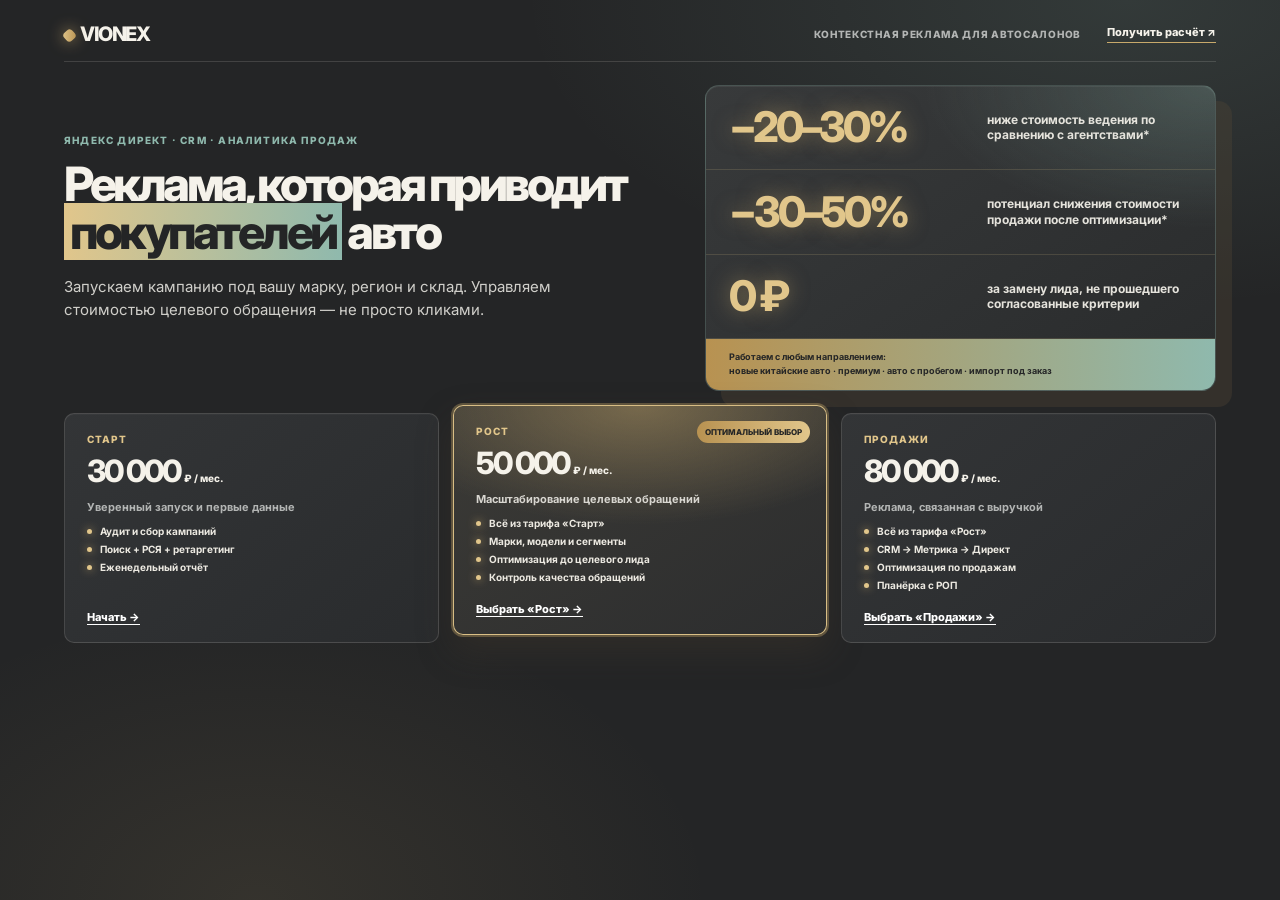
<file: commercial.html>
<!doctype html>
<html lang="ru">
<head>
  <meta charset="utf-8"><meta name="viewport" content="width=device-width, initial-scale=1">
  <meta name="description" content="Контекстная реклама VIONEX для автосалонов: три понятных тарифа и прозрачная работа по целевым обращениям.">
  <meta name="theme-color" content="#242526"><title>Контекстная реклама для автосалонов — VIONEX</title>
  <link rel="preconnect" href="https://fonts.googleapis.com"><link rel="preconnect" href="https://fonts.gstatic.com" crossorigin>
  <link href="https://fonts.googleapis.com/css2?family=Inter:wght@400;500;600;700;800&display=swap" rel="stylesheet">
  <link rel="icon" type="image/svg+xml" href="favicon.svg">
  <link rel="stylesheet" href="assets/commercial-single.css">
  <link rel="stylesheet" href="assets/commercial-benefits.css">
  <!-- Yandex.Metrika counter -->
  <script type="text/javascript">
   (function(m,e,t,r,i,k,a){
   m[i]=m[i]||function(){(m[i].a=m[i].a||[]).push(arguments)};
   m[i].l=1*new Date();
   for (var j = 0; j < document.scripts.length; j++) {if (document.scripts[j].src === r) { return; }}
   k=e.createElement(t),a=e.getElementsByTagName(t)[0],k.async=1,k.src=r,a.parentNode.insertBefore(k,a)
   })(window, document,'script','https://mc.yandex.ru/metrika/tag.js?id=111833117', 'ym');

   ym(111833117, 'init', {ssr:true, webvisor:true, clickmap:true, ecommerce:"dataLayer", referrer: document.referrer, url: location.href, accurateTrackBounce:true, trackLinks:true});
   window.VIONEX_YM_ID = 111833117;
  </script>
  <!-- /Yandex.Metrika counter -->
</head>
<body>
  <noscript><div><img src="https://mc.yandex.ru/watch/111833117" style="position:absolute; left:-9999px;" alt="" /></div></noscript>
  <main class="sheet">
    <header class="sheet__head"><a href="./" class="brand" aria-label="VIONEX — главная"><i></i>VIONEX</a><span>КОНТЕКСТНАЯ РЕКЛАМА ДЛЯ АВТОСАЛОНОВ</span><a class="head-link" href="mailto:info@vionex.ru">Получить расчёт ↗</a></header>
    <section class="top">
      <div class="top__copy"><p class="eyebrow">Яндекс Директ · CRM · аналитика продаж</p><h1>Реклама, которая приводит <mark>покупателей</mark> авто</h1><p class="lead">Запускаем кампанию под вашу марку, регион и склад. Управляем стоимостью целевого обращения — не просто кликами.</p></div>
      <aside class="benefit-panel" aria-label="Преимущества VIONEX"><article><strong>−20–30%</strong><p>ниже стоимость ведения по сравнению с агентствами*</p></article><article><strong>−30–50%</strong><p>потенциал снижения стоимости продажи после оптимизации*</p></article><article><strong>0 ₽</strong><p>за замену лида, не прошедшего согласованные критерии</p></article><footer><b>Работаем с любым направлением:</b> новые китайские авто · премиум · авто с пробегом · импорт под заказ</footer></aside>
    </section>
    <section class="tariffs" aria-label="Тарифы на контекстную рекламу">
      <article class="plan"><div class="plan__top"><span>СТАРТ</span><strong>30 000 <small>₽ / мес.</small></strong></div><p>Уверенный запуск и первые данные</p><ul><li>Аудит и сбор кампаний</li><li>Поиск + РСЯ + ретаргетинг</li><li>Еженедельный отчёт</li></ul><a href="mailto:info@vionex.ru">Начать →</a></article>
      <article class="plan plan--accent"><em>ОПТИМАЛЬНЫЙ ВЫБОР</em><div class="plan__top"><span>РОСТ</span><strong>50 000 <small>₽ / мес.</small></strong></div><p>Масштабирование целевых обращений</p><ul><li>Всё из тарифа «Старт»</li><li>Марки, модели и сегменты</li><li>Оптимизация до целевого лида</li><li>Контроль качества обращений</li></ul><a href="mailto:info@vionex.ru">Выбрать «Рост» →</a></article>
      <article class="plan"><div class="plan__top"><span>ПРОДАЖИ</span><strong>80 000 <small>₽ / мес.</small></strong></div><p>Реклама, связанная с выручкой</p><ul><li>Всё из тарифа «Рост»</li><li>CRM → Метрика → Директ</li><li>Оптимизация по продажам</li><li>Планёрка с РОП</li></ul><a href="mailto:info@vionex.ru">Выбрать «Продажи» →</a></article>
    </section>
  </main>
</body>
</html>
</file>
<file: assets/style.css>
/* ============================================================
   VIONEX LEADS — квалифицированные лиды для автосалонов
   Тёмная премиальная тема / графит / шампань / холодный шалфей
   ============================================================ */

:root {
  --bg: #242526;
  --bg-soft: #2A2C2E;
  --card: #303235;
  --surface: #383A3D;
  --text: #F5F2EA;
  --muted: #B3B5B4;
  --violet: #C8A96B;
  --violet-2: #E1C68B;
  --cyan: #8FB9AD;
  --green: #A9C989;
  --danger: #ff6b86;
  --line: rgba(245, 242, 234, 0.09);
  --line-strong: rgba(245, 242, 234, 0.16);
  --glass: rgba(48, 50, 53, 0.72);
  --radius-l: 28px;
  --radius-m: 20px;
  --radius-s: 14px;
  --shadow-l: 0 30px 80px rgba(20, 21, 22, 0.52);
  --shadow-violet: 0 18px 50px rgba(200, 169, 107, 0.22);
  --font: "Inter", sans-serif;
  --header-h: 76px;
  --ease: cubic-bezier(0.22, 0.9, 0.28, 1);
}

/* ---------- База ---------- */
*, *::before, *::after { box-sizing: border-box; }

html {
  scroll-behavior: smooth;
  -webkit-text-size-adjust: 100%;
}

body {
  margin: 0;
  font-family: var(--font);
  background: var(--bg);
  color: var(--text);
  font-size: 17px;
  line-height: 1.6;
  letter-spacing: 0.01em;
  overflow-x: hidden;
  min-width: 320px;
}

img, svg, video { max-width: 100%; height: auto; }
a { color: inherit; text-decoration: none; }
button { font-family: inherit; cursor: pointer; }
input, select, textarea, button { font-family: inherit; font-size: inherit; color: inherit; }

::selection { background: rgba(200, 169, 107, 0.45); color: #fff; }

h1, h2, h3, h4 {
  margin: 0 0 0.5em;
  line-height: 1.14;
  font-weight: 700;
  letter-spacing: -0.02em;
}

p { margin: 0 0 1em; }

.container {
  width: 100%;
  max-width: 1220px;
  margin: 0 auto;
  padding: 0 28px;
}

section { position: relative; scroll-margin-top: calc(var(--header-h) + 16px); }

.section { padding: 110px 0; }
.section--after-hero { padding-top: 48px; }
.section--tight { padding: 84px 0; }

.skip-link {
  position: absolute;
  left: -9999px;
  top: 0;
  background: var(--violet);
  color: #242526;
  padding: 10px 18px;
  border-radius: 0 0 12px 0;
  z-index: 200;
}
.skip-link:focus { left: 0; }

:focus-visible {
  outline: 2px solid var(--cyan);
  outline-offset: 3px;
  border-radius: 6px;
}

/* ---------- Фоновые эффекты ---------- */
.bg-stars {
  position: fixed;
  inset: 0;
  z-index: -3;
  pointer-events: none;
  background-image:
    radial-gradient(1.6px 1.6px at 12% 18%, rgba(245, 242, 234,0.5) 40%, transparent 60%),
    radial-gradient(1.2px 1.2px at 32% 64%, rgba(245, 242, 234,0.35) 40%, transparent 60%),
    radial-gradient(1.8px 1.8px at 55% 12%, rgba(225, 198, 139,0.5) 40%, transparent 60%),
    radial-gradient(1.3px 1.3px at 71% 42%, rgba(245, 242, 234,0.3) 40%, transparent 60%),
    radial-gradient(1.5px 1.5px at 86% 22%, rgba(143, 185, 173,0.45) 40%, transparent 60%),
    radial-gradient(1.1px 1.1px at 24% 86%, rgba(245, 242, 234,0.3) 40%, transparent 60%),
    radial-gradient(1.7px 1.7px at 63% 78%, rgba(225, 198, 139,0.35) 40%, transparent 60%),
    radial-gradient(1.2px 1.2px at 92% 66%, rgba(245, 242, 234,0.32) 40%, transparent 60%),
    radial-gradient(1.4px 1.4px at 44% 34%, rgba(245, 242, 234,0.28) 40%, transparent 60%),
    radial-gradient(1.3px 1.3px at 6% 52%, rgba(143, 185, 173,0.3) 40%, transparent 60%);
}

.bg-glow {
  position: fixed;
  z-index: -2;
  pointer-events: none;
  width: 60vw;
  height: 60vw;
  border-radius: 50%;
  filter: blur(120px);
  opacity: 0.5;
}
.bg-glow--violet {
  top: -22vw;
  right: -18vw;
  background: radial-gradient(circle, rgba(200, 169, 107, 0.34), transparent 62%);
  animation: glowDrift 26s ease-in-out infinite alternate;
}
.bg-glow--cyan {
  bottom: -28vw;
  left: -20vw;
  background: radial-gradient(circle, rgba(143, 185, 173, 0.16), transparent 60%);
  animation: glowDrift 32s ease-in-out infinite alternate-reverse;
}

@keyframes glowDrift {
  from { transform: translate3d(0, 0, 0) scale(1); }
  to   { transform: translate3d(6vw, 4vw, 0) scale(1.12); }
}

/* ---------- Появление секций ---------- */
.reveal {
  opacity: 0;
  transform: translateY(34px);
  transition: opacity 0.8s var(--ease), transform 0.8s var(--ease);
  transition-delay: var(--reveal-delay, 0s);
  will-change: opacity, transform;
}
.reveal.in { opacity: 1; transform: none; }

@media (prefers-reduced-motion: reduce) {
  html { scroll-behavior: auto; }
  *, *::before, *::after { animation: none !important; transition-duration: 0.01ms !important; }
  .reveal { opacity: 1; transform: none; }
}

/* ---------- Кнопки ---------- */
.btn {
  display: inline-flex;
  align-items: center;
  justify-content: center;
  gap: 10px;
  padding: 17px 30px;
  border-radius: 16px;
  border: 1px solid transparent;
  font-weight: 600;
  font-size: 16px;
  line-height: 1.2;
  letter-spacing: 0.01em;
  transition: transform 0.25s var(--ease), box-shadow 0.25s var(--ease), background 0.25s var(--ease), border-color 0.25s var(--ease);
  white-space: nowrap;
}
.btn .btn-arrow { transition: transform 0.25s var(--ease); }
.btn:hover .btn-arrow { transform: translate(3px, -3px); }

.btn--primary {
  background: linear-gradient(120deg, var(--violet) 0%, var(--violet-2) 100%);
  color: #242526;
  box-shadow: var(--shadow-violet);
}
.btn--primary:hover { transform: translateY(-3px); box-shadow: 0 24px 60px rgba(200, 169, 107, 0.4); }
.btn--primary:active { transform: translateY(-1px); }

.btn--ghost {
  background: rgba(200, 169, 107, 0.08);
  border-color: rgba(200, 169, 107, 0.45);
  color: var(--text);
}
.btn--ghost:hover { background: rgba(200, 169, 107, 0.16); border-color: var(--violet); transform: translateY(-2px); }

.btn--sm { padding: 12px 22px; font-size: 15px; border-radius: 13px; }
.btn--block { width: 100%; }

.link-more {
  display: inline-flex;
  align-items: center;
  gap: 8px;
  color: var(--muted);
  font-weight: 500;
  border-bottom: 1px solid transparent;
  transition: color 0.25s, border-color 0.25s;
}
.link-more:hover { color: var(--violet-2); }
.link-more svg { transition: transform 0.25s var(--ease); }
.link-more:hover svg { transform: translateX(4px); }

/* ---------- Шапка ---------- */
.header {
  position: fixed;
  top: 0;
  left: 0;
  right: 0;
  z-index: 100;
  background: rgba(36, 37, 38, 0.55);
  backdrop-filter: blur(18px);
  -webkit-backdrop-filter: blur(18px);
  border-bottom: 1px solid transparent;
  transition: background 0.3s, border-color 0.3s, box-shadow 0.3s;
}
.header.scrolled {
  background: rgba(36, 37, 38, 0.82);
  border-bottom-color: var(--line);
  box-shadow: 0 12px 40px rgba(20, 21, 22, 0.45);
}
.header__inner {
  display: flex;
  align-items: center;
  gap: 28px;
  height: var(--header-h);
}

.logo {
  display: inline-flex;
  align-items: center;
  gap: 12px;
  font-weight: 800;
  font-size: 19px;
  letter-spacing: 0.04em;
  flex-shrink: 0;
}
.logo__mark {
  width: 38px;
  height: 38px;
  display: grid;
  place-items: center;
  border-radius: 11px;
  background: linear-gradient(140deg, rgba(200, 169, 107, 0.24), rgba(225, 198, 139, 0.08));
  border: 1px solid rgba(200, 169, 107, 0.4);
  box-shadow: inset 0 0 18px rgba(200, 169, 107, 0.18);
}
.logo__name { white-space: nowrap; }
.logo__name b { color: var(--violet-2); font-weight: 800; }

.nav { display: flex; gap: 4px; margin-left: auto; }
.nav a {
  padding: 10px 14px;
  border-radius: 11px;
  color: var(--muted);
  font-size: 15px;
  font-weight: 500;
  transition: color 0.2s, background 0.2s;
  white-space: nowrap;
}
.nav a:hover, .nav a.active { color: var(--text); background: rgba(245, 242, 234, 0.06); }

.header__cta { margin-left: 8px; flex-shrink: 0; }

.burger {
  display: none;
  width: 46px;
  height: 46px;
  margin-left: auto;
  background: rgba(245, 242, 234, 0.05);
  border: 1px solid var(--line-strong);
  border-radius: 13px;
  position: relative;
  z-index: 130;
}
.burger span {
  position: absolute;
  left: 12px;
  right: 12px;
  height: 2px;
  border-radius: 2px;
  background: var(--text);
  transition: transform 0.3s var(--ease), opacity 0.25s, top 0.3s var(--ease);
}
.burger span:nth-child(1) { top: 15px; }
.burger span:nth-child(2) { top: 22px; }
.burger span:nth-child(3) { top: 29px; }
.burger.open span:nth-child(1) { top: 22px; transform: rotate(45deg); }
.burger.open span:nth-child(2) { opacity: 0; }
.burger.open span:nth-child(3) { top: 22px; transform: rotate(-45deg); }

.mobile-menu {
  position: fixed;
  inset: 0;
  z-index: 120;
  background: rgba(36, 37, 38, 0.9);
  backdrop-filter: blur(24px);
  -webkit-backdrop-filter: blur(24px);
  display: flex;
  flex-direction: column;
  justify-content: center;
  padding: 90px 32px 40px;
  opacity: 0;
  visibility: hidden;
  transition: opacity 0.35s var(--ease), visibility 0.35s;
}
.mobile-menu.open { opacity: 1; visibility: visible; }
.mobile-menu a {
  padding: 14px 6px;
  font-size: 24px;
  font-weight: 600;
  border-bottom: 1px solid var(--line);
  transform: translateY(14px);
  opacity: 0;
  transition: transform 0.4s var(--ease), opacity 0.4s;
}
.mobile-menu.open a { transform: none; opacity: 1; }
.mobile-menu a:hover { color: var(--violet-2); }
.mobile-menu .btn { margin-top: 26px; }

/* ---------- Hero ---------- */
.hero {
  padding: calc(var(--header-h) + 72px) 0 56px;
  overflow: hidden;
  background:
    linear-gradient(90deg, rgba(36, 37, 38, 0.82) 0%, rgba(36, 37, 38, 0.55) 34%, rgba(36, 37, 38, 0.18) 58%, rgba(36, 37, 38, 0.1) 100%),
    linear-gradient(180deg, rgba(36, 37, 38, 0.55) 0%, rgba(36, 37, 38, 0.08) 34%, rgba(36, 37, 38, 0.3) 70%, var(--bg) 100%),
    url("hero-car.jpg") center 42% / cover no-repeat;
}
.hero__grid {
  display: grid;
  grid-template-columns: minmax(0, 1.02fr) minmax(0, 0.98fr);
  gap: 56px;
  align-items: center;
}

@keyframes pulse {
  0%, 100% { transform: scale(1); opacity: 1; }
  50% { transform: scale(0.72); opacity: 0.6; }
}

.hero h1 {
  font-size: clamp(33px, 3.9vw, 50px);
  margin: 0 0 22px;
}
.hero h1 .grad {
  background: linear-gradient(100deg, var(--violet) 10%, var(--violet-2) 55%, var(--cyan) 115%);
  -webkit-background-clip: text;
  background-clip: text;
  color: transparent;
}

.hero__sub {
  font-size: 19px;
  color: var(--muted);
  max-width: 560px;
  margin-bottom: 34px;
}

.hero__actions {
  display: flex;
  align-items: center;
  gap: 26px;
  flex-wrap: wrap;
}

/* --- Визуал: интерфейс VIONEX --- */
.hero__visual { position: relative; }

.crm-window {
  position: relative;
  border-radius: var(--radius-l);
  background: linear-gradient(165deg, rgba(56, 58, 61, 0.92), rgba(42, 44, 46, 0.94));
  border: 1px solid var(--line-strong);
  box-shadow: var(--shadow-l), inset 0 1px 0 rgba(245, 242, 234, 0.06);
  backdrop-filter: blur(14px);
  overflow: hidden;
}
.crm-window::before {
  content: "";
  position: absolute;
  inset: -40% -30% auto;
  height: 70%;
  background: radial-gradient(ellipse at 50% 0%, rgba(200, 169, 107, 0.22), transparent 65%);
  pointer-events: none;
}
.crm-window__bar {
  display: flex;
  align-items: center;
  gap: 8px;
  padding: 16px 20px;
  border-bottom: 1px solid var(--line);
}
.crm-window__bar i {
  width: 11px;
  height: 11px;
  border-radius: 50%;
  background: var(--surface);
  border: 1px solid var(--line-strong);
}
.crm-window__bar i:nth-child(1) { background: rgba(255, 107, 134, 0.5); }
.crm-window__bar i:nth-child(2) { background: rgba(225, 198, 139, 0.5); }
.crm-window__bar i:nth-child(3) { background: rgba(169, 201, 137, 0.5); }
.crm-window__title {
  margin-left: 10px;
  font-size: 13px;
  color: var(--muted);
  letter-spacing: 0.08em;
  text-transform: uppercase;
}
.crm-window__body { padding: 22px; position: relative; }

/* цепочка этапов */
.pipe {
  display: flex;
  align-items: center;
  gap: 0;
  margin-bottom: 20px;
  padding: 14px 16px;
  border-radius: var(--radius-s);
  background: rgba(36, 37, 38, 0.5);
  border: 1px solid var(--line);
}
.pipe__step {
  display: flex;
  align-items: center;
  gap: 9px;
  font-size: 12.5px;
  font-weight: 600;
  color: var(--muted);
  white-space: nowrap;
}
.pipe__dot {
  width: 26px;
  height: 26px;
  border-radius: 9px;
  display: grid;
  place-items: center;
  background: rgba(200, 169, 107, 0.12);
  border: 1px solid rgba(200, 169, 107, 0.35);
  color: var(--violet-2);
  flex-shrink: 0;
}
.pipe__step.done { color: var(--text); }
.pipe__step.done .pipe__dot {
  background: rgba(169, 201, 137, 0.12);
  border-color: rgba(169, 201, 137, 0.4);
  color: var(--green);
}
.pipe__line {
  flex: 1;
  height: 2px;
  min-width: 16px;
  margin: 0 10px;
  border-radius: 2px;
  background: var(--line-strong);
  position: relative;
  overflow: hidden;
}
.pipe__line::after {
  content: "";
  position: absolute;
  inset: 0;
  background: linear-gradient(90deg, transparent, var(--violet-2), transparent);
  transform: translateX(-100%);
  animation: pipeFlow 2.6s linear infinite;
}
.pipe__line:nth-of-type(4)::after { animation-delay: 1.3s; }
@keyframes pipeFlow { to { transform: translateX(100%); } }

/* карточка лида */
.lead-card {
  border-radius: var(--radius-m);
  background: rgba(48, 50, 53, 0.86);
  border: 1px solid var(--line-strong);
  padding: 22px;
  position: relative;
}
.lead-card__head {
  display: flex;
  align-items: center;
  gap: 14px;
  margin-bottom: 18px;
}
.lead-card__avatar {
  width: 50px;
  height: 50px;
  border-radius: 15px;
  display: grid;
  place-items: center;
  font-weight: 700;
  font-size: 19px;
  color: #242526;
  background: linear-gradient(135deg, var(--violet), var(--violet-2));
  box-shadow: 0 8px 22px rgba(200, 169, 107, 0.35);
  flex-shrink: 0;
}
.lead-card__name { font-weight: 700; font-size: 17px; line-height: 1.25; }
.lead-card__city { color: var(--muted); font-size: 13.5px; }
.lead-card__score { margin-left: auto; text-align: center; }

/* ---------- Лид-магнит на первом экране ---------- */

/* --- Карточка лида на первом экране --- */
.lead-card--hero {
  border: 1.5px solid transparent;
  background: linear-gradient(165deg, rgba(56, 58, 61, 0.96), rgba(42, 44, 46, 0.97)) padding-box,
    linear-gradient(140deg, #C8A96B 0%, #E1C68B 45%, #8FB9AD 100%) border-box;
  box-shadow: 0 26px 70px rgba(20, 21, 22, 0.6), 0 0 54px rgba(200, 169, 107, 0.22);
}
.lead-demo-tag {
  display: inline-flex;
  align-items: center;
  gap: 8px;
  padding: 8px 14px;
  margin-bottom: 18px;
  border-radius: 999px;
  font-size: 12.5px;
  font-weight: 700;
  letter-spacing: 0.07em;
  text-transform: uppercase;
  color: var(--violet-2);
  background: rgba(200, 169, 107, 0.12);
  border: 1px solid rgba(225, 198, 139, 0.45);
}
.lead-score-row {
  display: flex;
  align-items: center;
  gap: 16px;
  padding: 14px 16px;
  margin-bottom: 18px;
  border-radius: var(--radius-s);
  background: rgba(36, 37, 38, 0.55);
  border: 1px solid var(--line);
}
.lead-score-row__text { display: grid; gap: 2px; }
.lead-score-row__text b { font-size: 15px; }
.lead-score-row__text span { font-size: 13px; color: var(--muted); }
.score-ring { position: relative; width: 66px; height: 66px; flex-shrink: 0; }
.score-ring svg { transform: rotate(-90deg); }
.score-ring__bg { stroke: rgba(245, 242, 234, 0.09); }
.score-ring__val {
  stroke: url(#scoreGrad);
  stroke-linecap: round;
  stroke-dasharray: 176;
  stroke-dashoffset: 176;
  transition: stroke-dashoffset 1.6s var(--ease) 0.3s;
}
.in .score-ring__val { stroke-dashoffset: 14; }
.score-ring__num {
  position: absolute;
  inset: 0;
  display: flex;
  align-items: center;
  justify-content: center;
  font-weight: 800;
  font-size: 19px;
}

.lead-card__rows {
  display: grid;
  grid-template-columns: 1fr 1fr;
  gap: 10px 16px;
  margin-bottom: 18px;
}
.lead-field {
  padding: 11px 14px;
  border-radius: 12px;
  background: rgba(36, 37, 38, 0.55);
  border: 1px solid var(--line);
}
.lead-field dt {
  font-size: 11.5px;
  color: var(--muted);
  text-transform: uppercase;
  letter-spacing: 0.07em;
  margin-bottom: 3px;
}
.lead-field dd { margin: 0; font-size: 14.5px; font-weight: 600; }

.lead-card__status {
  display: flex;
  flex-wrap: wrap;
  gap: 9px;
}
.status-pill {
  display: inline-flex;
  align-items: center;
  gap: 7px;
  padding: 7px 13px;
  border-radius: 999px;
  font-size: 12.5px;
  font-weight: 600;
  border: 1px solid;
}
.status-pill--green { color: var(--green); border-color: rgba(169, 201, 137, 0.4); background: rgba(169, 201, 137, 0.08); }
.status-pill--violet { color: var(--violet-2); border-color: rgba(225, 198, 139, 0.4); background: rgba(225, 198, 139, 0.08); }
.status-pill i {
  width: 7px;
  height: 7px;
  border-radius: 50%;
  background: currentColor;
  box-shadow: 0 0 9px currentColor;
  animation: pulse 2.2s ease-in-out infinite;
}

/* карточка лида в первом экране */
.crm-holder { position: relative; }

/* ---------- Заголовки секций ---------- */
.sec-head { max-width: 780px; margin-bottom: 56px; }
.sec-head--center { margin-left: auto; margin-right: auto; text-align: center; }
.sec-head h2 { font-size: clamp(30px, 3.6vw, 46px); margin: 18px 0 16px; }
.sec-head h2 .grad {
  background: linear-gradient(100deg, var(--violet), var(--violet-2));
  -webkit-background-clip: text;
  background-clip: text;
  color: transparent;
}
.sec-head p { color: var(--muted); font-size: 18px; margin: 0; }

.sec-tag {
  font-size: 13px;
  font-weight: 700;
  letter-spacing: 0.12em;
  text-transform: uppercase;
  color: var(--violet-2);
}

/* ---------- Карточки: общее ---------- */
.card {
  position: relative;
  border-radius: var(--radius-m);
  background: linear-gradient(170deg, rgba(56, 58, 61, 0.75), rgba(48, 50, 53, 0.85));
  border: 1px solid var(--line);
  backdrop-filter: blur(10px);
  transition: transform 0.35s var(--ease), border-color 0.35s, box-shadow 0.35s;
  overflow: hidden;
}
.card::after {
  content: "";
  position: absolute;
  inset: 0;
  border-radius: inherit;
  background: radial-gradient(420px 200px at var(--mx, 50%) var(--my, 0%), rgba(200, 169, 107, 0.14), transparent 65%);
  opacity: 0;
  transition: opacity 0.35s;
  pointer-events: none;
}
.card:hover { transform: translateY(-7px); border-color: rgba(200, 169, 107, 0.42); box-shadow: 0 26px 60px rgba(20, 21, 22, 0.5); }
.card:hover::after { opacity: 1; }

/* ---------- Направления ---------- */
.directions-grid {
  display: grid;
  grid-template-columns: repeat(4, 1fr);
  gap: 18px;
}
.direction-card { padding: 28px 24px; display: flex; flex-direction: column; gap: 14px; min-height: 208px; }
.direction-card__icon {
  width: 52px;
  height: 52px;
  border-radius: 15px;
  display: grid;
  place-items: center;
  background: rgba(200, 169, 107, 0.1);
  border: 1px solid rgba(200, 169, 107, 0.3);
  color: var(--violet-2);
  transition: transform 0.35s var(--ease), background 0.35s;
}
.direction-card:hover .direction-card__icon { transform: scale(1.08) rotate(-4deg); background: rgba(200, 169, 107, 0.2); }
.direction-card h3 { font-size: 17.5px; margin: 0; }
.direction-card p { font-size: 14px; color: var(--muted); margin: 0; }

/* ---------- О компании ---------- */
.about__grid {
  display: grid;
  grid-template-columns: minmax(0, 1.05fr) minmax(0, 0.95fr);
  gap: 56px;
  align-items: start;
}
.about__text p { color: var(--muted); font-size: 18px; }
.about__text p strong { color: var(--text); font-weight: 600; }
.about-cards {
  display: grid;
  grid-template-columns: 1fr 1fr;
  gap: 16px;
}
.about-card { padding: 24px; }
.about-card__icon {
  width: 44px;
  height: 44px;
  border-radius: 13px;
  display: grid;
  place-items: center;
  margin-bottom: 14px;
  background: rgba(143, 185, 173, 0.09);
  border: 1px solid rgba(143, 185, 173, 0.28);
  color: var(--cyan);
}
.about-card:nth-child(2n) .about-card__icon {
  background: rgba(200, 169, 107, 0.1);
  border-color: rgba(200, 169, 107, 0.3);
  color: var(--violet-2);
}
.about-card h3 { font-size: 16.5px; margin: 0 0 8px; }
.about-card p { font-size: 14px; color: var(--muted); margin: 0; }

/* ---------- Продукты ---------- */
.products-grid {
  display: grid;
  grid-template-columns: repeat(4, 1fr);
  gap: 18px;
}
.product-card { padding: 28px 24px; display: flex; flex-direction: column; }
.product-card__num {
  font-size: 13px;
  font-weight: 700;
  color: var(--violet-2);
  letter-spacing: 0.1em;
  margin-bottom: 14px;
}
.product-card h3 { font-size: 17.5px; margin: 0 0 10px; }
.product-card p { font-size: 14px; color: var(--muted); margin: 0 0 20px; flex: 1; }
.product-card .btn { align-self: flex-start; }

/* ---------- Пример лида ---------- */
.lead-example__grid {
  display: grid;
  grid-template-columns: minmax(0, 1.15fr) minmax(0, 0.85fr);
  gap: 48px;
  align-items: center;
}
.lead-full {
  border-radius: var(--radius-l);
  background: linear-gradient(165deg, rgba(56, 58, 61, 0.92), rgba(42, 44, 46, 0.95));
  border: 1px solid var(--line-strong);
  box-shadow: var(--shadow-l);
  overflow: hidden;
}
.lead-full__bar {
  display: flex;
  align-items: center;
  justify-content: space-between;
  gap: 14px;
  padding: 18px 24px;
  border-bottom: 1px solid var(--line);
  background: rgba(36, 37, 38, 0.4);
}
.lead-full__title { font-weight: 700; font-size: 15px; display: flex; align-items: center; gap: 10px; }
.lead-full__id { color: var(--muted); font-size: 12.5px; font-weight: 500; }
.lead-full__grid {
  display: grid;
  grid-template-columns: repeat(3, 1fr);
  gap: 12px;
  padding: 24px;
}
.lead-full .lead-field--wide { grid-column: 1 / -1; }
.lead-full__foot {
  display: flex;
  flex-wrap: wrap;
  gap: 9px;
  align-items: center;
  justify-content: space-between;
  padding: 18px 24px;
  border-top: 1px solid var(--line);
  background: rgba(36, 37, 38, 0.4);
}
.lead-full__date { color: var(--muted); font-size: 13px; }

.lead-example__side p { color: var(--muted); font-size: 17px; }
.lead-example__side .note {
  margin-top: 22px;
  padding: 18px 20px;
  border-radius: var(--radius-s);
  border: 1px dashed rgba(200, 169, 107, 0.4);
  background: rgba(200, 169, 107, 0.07);
  font-size: 14px;
  color: var(--muted);
}

/* ---------- Процесс ---------- */
.process {
  display: grid;
  grid-template-columns: repeat(3, 1fr);
  gap: 18px;
  counter-reset: step;
  position: relative;
}
.process-step { padding: 30px 26px; }
.process-step__num {
  display: inline-grid;
  place-items: center;
  width: 46px;
  height: 46px;
  border-radius: 14px;
  font-weight: 800;
  font-size: 17px;
  color: #242526;
  background: linear-gradient(135deg, var(--violet), var(--violet-2));
  box-shadow: 0 10px 26px rgba(200, 169, 107, 0.35);
  margin-bottom: 18px;
}
.process-step h3 { font-size: 18px; margin: 0 0 10px; }
.process-step p { font-size: 14.5px; color: var(--muted); margin: 0; }
.process-step__tag {
  display: inline-block;
  margin-top: 16px;
  font-size: 11.5px;
  letter-spacing: 0.09em;
  text-transform: uppercase;
  color: var(--cyan);
  font-weight: 700;
}

/* ---------- AI-агенты ---------- */
.ai-grid {
  display: grid;
  grid-template-columns: repeat(5, 1fr);
  gap: 16px;
}
.ai-card { padding: 24px 20px; position: relative; }
.ai-card__num {
  position: absolute;
  top: 18px;
  right: 20px;
  font-size: 13px;
  font-weight: 700;
  letter-spacing: 0.08em;
  color: rgba(200, 169, 107, 0.45);
}
.ai-card__icon {
  width: 46px;
  height: 46px;
  border-radius: 13px;
  display: grid;
  place-items: center;
  margin-bottom: 16px;
  background: rgba(200, 169, 107, 0.1);
  border: 1px solid rgba(200, 169, 107, 0.3);
  color: var(--violet-2);
}
.ai-card:nth-child(3n+2) .ai-card__icon {
  background: rgba(143, 185, 173, 0.09);
  border-color: rgba(143, 185, 173, 0.28);
  color: var(--cyan);
}
.ai-card:nth-child(3n) .ai-card__icon {
  background: rgba(169, 201, 137, 0.08);
  border-color: rgba(169, 201, 137, 0.28);
  color: var(--green);
}
.ai-card h3 { font-size: 16.5px; margin: 0 0 8px; }
.ai-card p { font-size: 14px; color: var(--muted); margin: 0; }

/* ---------- CTA-панели и формы ---------- */
.cta-panel {
  position: relative;
  border-radius: var(--radius-l);
  background: linear-gradient(150deg, rgba(200, 169, 107, 0.14), rgba(48, 50, 53, 0.9) 45%);
  border: 1px solid rgba(200, 169, 107, 0.32);
  box-shadow: var(--shadow-l);
  overflow: hidden;
  padding: 56px;
}
.cta-panel::before {
  content: "";
  position: absolute;
  top: -30%;
  right: -12%;
  width: 55%;
  height: 120%;
  background: radial-gradient(ellipse, rgba(200, 169, 107, 0.26), transparent 65%);
  pointer-events: none;
}
.cta-panel__grid {
  display: grid;
  grid-template-columns: minmax(0, 0.9fr) minmax(0, 1.1fr);
  gap: 52px;
  align-items: start;
  position: relative;
}
.cta-panel h2 { font-size: clamp(28px, 3.2vw, 40px); }
.cta-panel .cta-sub { color: var(--muted); font-size: 17px; margin-bottom: 26px; }

.cta-benefits {
  list-style: none;
  margin: 0;
  padding: 0;
  display: grid;
  gap: 12px;
}
.cta-benefits li {
  display: flex;
  align-items: center;
  gap: 12px;
  color: var(--muted);
  font-size: 15px;
}
.cta-benefits svg { flex-shrink: 0; color: var(--green); }

.form { display: grid; gap: 14px; position: relative; }
.form__row { display: grid; grid-template-columns: 1fr 1fr; gap: 14px; }

.field { position: relative; display: grid; gap: 7px; }
.field label {
  font-size: 12.5px;
  font-weight: 600;
  letter-spacing: 0.06em;
  text-transform: uppercase;
  color: var(--muted);
}
.field label i { color: var(--violet-2); font-style: normal; }
.field input,
.field select,
.field textarea {
  width: 100%;
  padding: 15px 17px;
  border-radius: 13px;
  background: rgba(36, 37, 38, 0.6);
  border: 1px solid var(--line-strong);
  color: var(--text);
  font-size: 15.5px;
  transition: border-color 0.25s, box-shadow 0.25s, background 0.25s;
  appearance: none;
}
.field textarea { resize: vertical; min-height: 96px; }
.field input::placeholder, .field textarea::placeholder { color: rgba(179, 181, 180, 0.55); }
.field input:focus, .field select:focus, .field textarea:focus {
  outline: none;
  border-color: var(--violet);
  box-shadow: 0 0 0 4px rgba(200, 169, 107, 0.16);
  background: rgba(36, 37, 38, 0.85);
}
.field.error input, .field.error select, .field.error textarea { border-color: var(--danger); }
.field .field__err {
  display: none;
  font-size: 12.5px;
  color: var(--danger);
}
.field.error .field__err { display: block; }

.field--select { position: relative; }
.field--select::after {
  content: "";
  position: absolute;
  right: 18px;
  bottom: 24px;
  width: 9px;
  height: 9px;
  border-right: 2px solid var(--muted);
  border-bottom: 2px solid var(--muted);
  transform: rotate(45deg);
  pointer-events: none;
}
.field select option { background: var(--surface); color: var(--text); }

.consent {
  display: flex;
  align-items: flex-start;
  gap: 12px;
  font-size: 13px;
  color: var(--muted);
  line-height: 1.5;
}
.consent input {
  width: 19px;
  height: 19px;
  margin-top: 2px;
  accent-color: var(--violet);
  flex-shrink: 0;
  cursor: pointer;
}
.consent a { color: var(--violet-2); text-decoration: underline; text-underline-offset: 3px; }
.consent.error { color: var(--danger); }

.form__success {
  display: none;
  text-align: center;
  padding: 46px 20px;
}
.form__success.show { display: block; animation: fadeUp 0.5s var(--ease); }
.form__success-icon {
  width: 70px;
  height: 70px;
  margin: 0 auto 20px;
  border-radius: 50%;
  display: grid;
  place-items: center;
  background: rgba(169, 201, 137, 0.1);
  border: 1px solid rgba(169, 201, 137, 0.4);
  color: var(--green);
  box-shadow: 0 0 44px rgba(169, 201, 137, 0.18);
}
.form__success h3 { font-size: 22px; }
.form__success p { color: var(--muted); margin: 0; }

@keyframes fadeUp {
  from { opacity: 0; transform: translateY(16px); }
  to { opacity: 1; transform: none; }
}

.hp-field { position: absolute; left: -9999px; opacity: 0; height: 0; overflow: hidden; }

.form-wrap { position: relative; }
.form-wrap.sent form { display: none; }

/* ---------- Кейсы (новые) ---------- */
.cases-all-link {
  margin-top: 18px;
  display: inline-flex;
  align-items: center;
  gap: 8px;
  background: none;
  border: 0;
  padding: 0;
  cursor: pointer;
  font: inherit;
  color: var(--violet-2);
  font-weight: 600;
}
.cases-all-link svg { transition: transform .3s var(--ease); }
.cases-all-link:hover svg { transform: translateX(4px); }

.kcase {
  position: relative;
  display: grid;
  overflow: hidden;
  transition: transform .35s var(--ease), box-shadow .35s, border-color .35s;
}
.kcase:hover {
  transform: translateY(-5px);
  border-color: rgba(200, 169, 107, 0.45);
  box-shadow: 0 24px 60px -24px rgba(200, 169, 107, 0.35);
}

/* главный кейс */
.kcase--main {
  grid-template-columns: minmax(0, 45fr) minmax(0, 55fr);
  min-height: 640px;
  margin-bottom: 18px;
  background: linear-gradient(140deg, rgba(56, 58, 61, 0.9), rgba(42, 44, 46, 0.95));
}
.kcase--main .kcase__body { padding: 40px 38px; display: flex; flex-direction: column; justify-content: center; }

.kcase__tags { display: flex; flex-wrap: wrap; gap: 8px; align-items: center; margin-bottom: 18px; }
.kcase__cat {
  font-size: 11.5px; font-weight: 700; letter-spacing: .09em; text-transform: uppercase;
  color: var(--cyan);
}
.kcase__meta-badge {
  font-size: 11.5px; font-weight: 600; color: var(--muted);
  padding: 5px 11px; border-radius: 999px;
  border: 1px solid var(--line); background: rgba(36, 37, 38, .45);
}
.kcase__demo {
  font-size: 10.5px; font-weight: 700; letter-spacing: .08em; text-transform: uppercase;
  color: var(--violet-2);
  padding: 5px 11px; border-radius: 999px;
  border: 1px dashed rgba(225, 198, 139, .45); background: rgba(200, 169, 107, .08);
}

.kcase__title { font-size: clamp(24px, 2.2vw, 32px); line-height: 1.18; margin: 0 0 14px; }
.kcase__title--sm { font-size: 20px; }
.kcase__task { color: var(--muted); font-size: 15px; line-height: 1.55; margin: 0 0 24px; max-width: 52ch; }

/* показатели */
.kcase__stats { display: grid; grid-template-columns: repeat(4, 1fr); gap: 10px; margin-bottom: 20px; }
.kcase__stats--2x2 { grid-template-columns: repeat(2, 1fr); }
.kstat {
  padding: 14px 16px; border-radius: 14px;
  background: rgba(56, 58, 61, .72);
  border: 1px solid var(--line);
  backdrop-filter: blur(8px);
}
.kstat__num { display: block; font-size: clamp(30px, 2.6vw, 38px); font-weight: 800; line-height: 1; color: var(--text); font-variant-numeric: tabular-nums; }
.kstat__label { display: block; margin-top: 6px; font-size: 12px; color: var(--muted); line-height: 1.35; }
.kstat--cyan .kstat__num { color: var(--cyan); }
.kstat--violet .kstat__num { color: var(--violet-2); }
.kstat--green .kstat__num { color: var(--green); }

/* воронка */
.kfunnel { display: grid; gap: 7px; margin-bottom: 20px; }
.kfunnel__step {
  position: relative;
  width: var(--w);
  min-width: 132px;
  display: flex; align-items: baseline; gap: 7px;
  padding: 9px 14px;
  border-radius: 10px;
  background: linear-gradient(100deg, rgba(200, 169, 107, .16), rgba(143, 185, 173, .1));
  border: 1px solid rgba(200, 169, 107, .28);
  transform-origin: left center;
}
[data-funnel] .kfunnel__step { transform: scaleX(0); opacity: 0; transition: transform .7s var(--ease), opacity .5s; }
[data-funnel].in .kfunnel__step { transform: scaleX(1); opacity: 1; }
[data-funnel].in .kfunnel__step:nth-child(2) { transition-delay: .12s; }
[data-funnel].in .kfunnel__step:nth-child(3) { transition-delay: .24s; }
[data-funnel].in .kfunnel__step:nth-child(4) { transition-delay: .36s; }
.kfunnel__step b { font-size: 16px; font-weight: 800; font-variant-numeric: tabular-nums; }
.kfunnel__step span { font-size: 11px; color: var(--muted); letter-spacing: .02em; }
.kfunnel--sm .kfunnel__step b { font-size: 14px; }

.kcase__price { font-size: 14.5px; color: var(--muted); margin: 0 0 6px; }
.kcase__price b { font-size: 19px; color: var(--violet-2); font-weight: 800; }
.kcase__footnote { font-size: 12px; color: var(--muted); opacity: .75; margin: 0 0 20px; }

.kcase__actions { margin-top: auto; }
.kcase__actions .btn svg { transition: transform .3s var(--ease); }
.kcase__actions .btn:hover svg { transform: translateX(4px); }

/* медиа */
.kcase__media { position: relative; min-height: 100%; overflow: hidden; }
.kcase__media img {
  position: absolute; inset: 0; width: 100%; height: 100%;
  object-fit: cover;
  filter: saturate(1.05) brightness(.92);
  transition: transform .8s var(--ease);
}
.kcase:hover .kcase__media img { transform: scale(1.03); }
.kcase__media::after {
  content: "";
  position: absolute; inset: 0;
  background: linear-gradient(90deg, rgba(42, 44, 46, .55) 0%, rgba(42, 44, 46, 0) 38%),
              linear-gradient(0deg, rgba(36, 37, 38, .5) 0%, rgba(36, 37, 38, 0) 40%);
  pointer-events: none;
}
.kcase__media--sm { min-height: 230px; max-height: 260px; }

/* панель CRM поверх фото главного кейса */
.kcase__panel {
  position: absolute; left: 22px; bottom: 22px; right: 22px;
  padding: 14px 18px 12px;
  border-radius: 14px;
  background: rgba(42, 44, 46, .72);
  border: 1px solid rgba(200, 169, 107, .3);
  backdrop-filter: blur(12px);
}
.kcase__panel-head {
  display: flex; align-items: center; gap: 8px;
  font-size: 11px; font-weight: 700; letter-spacing: .08em; text-transform: uppercase;
  color: var(--muted); margin-bottom: 4px;
}
.kcase__panel-up::before { content: ""; display: inline-block; margin-right: 5px; border: 4px solid transparent; border-bottom-color: var(--green); transform: translateY(-2px); }
.kcase__panel-dot { width: 7px; height: 7px; border-radius: 50%; background: var(--green); box-shadow: 0 0 9px var(--green); }
.kcase__spark { width: 100%; height: 64px; display: block; }
.kcase__spark-line { stroke-dasharray: 600; stroke-dashoffset: 600; }
.in .kcase__spark-line { animation: sparkDraw 1.6s var(--ease) .2s forwards; }
@keyframes sparkDraw { to { stroke-dashoffset: 0; } }
.kcase__panel-foot { display: flex; justify-content: space-between; font-size: 12px; color: var(--muted); }
.kcase__panel-foot span:first-child { color: var(--text); font-weight: 700; }
.kcase__panel-up { color: var(--green); }

/* дополнительные кейсы */
.kcases-grid { display: grid; grid-template-columns: 1fr 1fr; gap: 18px; }
.kcases-grid .kcase { grid-template-columns: 1fr; }
.kcase__body--sm { padding: 24px 22px; display: flex; flex-direction: column; }
.kcase__body--sm .kcase__tags { margin-bottom: 12px; }
.kcase__body--sm .kcase__task { font-size: 14px; margin-bottom: 18px; }
.kcase__body--sm .kcase__stats { margin-bottom: 16px; }
.kcase__body--sm .kfunnel { margin-bottom: 16px; }

.kcase__more { margin: 4px 0 14px; border-top: 1px dashed var(--line-strong); padding-top: 12px; }
.kcase__more summary {
  cursor: pointer; list-style: none;
  font-size: 12.5px; font-weight: 700; letter-spacing: .07em; text-transform: uppercase;
  color: var(--violet-2);
  display: inline-flex; align-items: center; gap: 7px;
}
.kcase__more summary::-webkit-details-marker { display: none; }
.kcase__more summary::after { content: "+"; font-size: 15px; line-height: 1; }
.kcase__more[open] summary::after { content: "–"; }
.kcase__done { margin: 12px 0 0; padding: 0; list-style: none; display: grid; gap: 7px; }
.kcase__done li { position: relative; padding-left: 16px; font-size: 13.5px; line-height: 1.5; color: rgba(245, 242, 234, .78); }
.kcase__done li::before {
  content: ""; position: absolute; left: 0; top: 7px; width: 6px; height: 6px; border-radius: 2px;
  background: linear-gradient(135deg, var(--violet), var(--violet-2));
}
.kcase__morelink {
  margin-top: auto;
  background: none; border: 0; padding: 0; cursor: pointer; font: inherit;
  color: var(--violet-2); font-weight: 600;
  display: inline-flex; align-items: center; gap: 8px;
}
.kcase__morelink svg { transition: transform .3s var(--ease); }
.kcase__morelink:hover svg { transform: translateX(4px); }

/* CTA после кейсов */
.kcta {
  margin-top: 22px;
  display: flex; align-items: center; justify-content: space-between; gap: 30px;
  padding: 30px 34px;
  border-radius: var(--radius-l);
  background: linear-gradient(150deg, rgba(200, 169, 107, .14), rgba(48, 50, 53, .9) 45%);
  border: 1px solid rgba(200, 169, 107, .32);
  box-shadow: var(--shadow-l);
}
.kcta h3 { font-size: clamp(20px, 2vw, 26px); margin: 0 0 8px; }
.kcta p { color: var(--muted); font-size: 15px; margin: 0 0 14px; max-width: 60ch; }
.kcta__points { margin: 0; padding: 0; list-style: none; display: flex; flex-wrap: wrap; gap: 8px 18px; }
.kcta__points li { position: relative; padding-left: 18px; font-size: 13.5px; color: rgba(245, 242, 234, .85); }
.kcta__points li::before {
  content: ""; position: absolute; left: 0; top: 7px; width: 7px; height: 7px; border-radius: 50%;
  background: var(--green); box-shadow: 0 0 8px rgba(169, 201, 137, .6);
}
.kcta__btn { flex-shrink: 0; }

/* модалка кейса */
.case-modal h4 { margin: 18px 0 6px; font-size: 15px; color: var(--violet-2); }
.case-modal h4:first-child { margin-top: 0; }
.case-modal p { margin: 0; color: var(--muted); font-size: 14.5px; line-height: 1.6; }

/* ---------- CRM-каналы ---------- */
.crm__grid {
  display: grid;
  grid-template-columns: minmax(0, 0.9fr) minmax(0, 1.1fr);
  gap: 52px;
  align-items: center;
}
.channels {
  display: flex;
  flex-wrap: wrap;
  gap: 12px;
}
.channel {
  display: inline-flex;
  align-items: center;
  gap: 11px;
  padding: 14px 20px;
  border-radius: 999px;
  background: var(--glass);
  border: 1px solid var(--line-strong);
  font-size: 15px;
  font-weight: 600;
  backdrop-filter: blur(8px);
  transition: border-color 0.3s, transform 0.3s var(--ease), background 0.3s;
}
.channel:hover {
  border-color: rgba(143, 185, 173, 0.5);
  background: rgba(143, 185, 173, 0.07);
  transform: translateY(-3px);
}
.channel svg { color: var(--cyan); flex-shrink: 0; }
.crm__note {
  margin-top: 24px;
  font-size: 14px;
  color: var(--muted);
  display: flex;
  align-items: flex-start;
  gap: 10px;
}
.crm__note svg { flex-shrink: 0; margin-top: 3px; color: var(--violet-2); }
.crm__text p { color: var(--muted); font-size: 17px; }

/* ---------- FAQ ---------- */
.faq { max-width: 860px; margin: 0 auto; display: grid; gap: 12px; }
.faq-item {
  border-radius: var(--radius-m);
  background: var(--glass);
  border: 1px solid var(--line);
  backdrop-filter: blur(8px);
  overflow: hidden;
  transition: border-color 0.3s;
}
.faq-item.open { border-color: rgba(200, 169, 107, 0.45); }
.faq-item__q {
  width: 100%;
  display: flex;
  align-items: center;
  justify-content: space-between;
  gap: 18px;
  padding: 22px 26px;
  background: none;
  border: none;
  text-align: left;
  font-size: 16.5px;
  font-weight: 600;
  color: var(--text);
}
.faq-item__q:hover { color: var(--violet-2); }
.faq-item__icon {
  width: 34px;
  height: 34px;
  flex-shrink: 0;
  border-radius: 10px;
  display: grid;
  place-items: center;
  background: rgba(200, 169, 107, 0.1);
  border: 1px solid rgba(200, 169, 107, 0.3);
  transition: transform 0.35s var(--ease), background 0.3s;
}
.faq-item__icon svg { transition: transform 0.35s var(--ease); }
.faq-item.open .faq-item__icon { background: rgba(200, 169, 107, 0.22); }
.faq-item.open .faq-item__icon svg { transform: rotate(45deg); }
.faq-item__a {
  max-height: 0;
  overflow: hidden;
  transition: max-height 0.45s var(--ease);
}
.faq-item__a-inner {
  padding: 0 26px 24px;
  color: var(--muted);
  font-size: 15.5px;
}

/* ---------- Финальный CTA ---------- */
.final { padding-bottom: 130px; }

/* ---------- Подвал ---------- */
.footer {
  border-top: 1px solid var(--line);
  background: var(--bg-soft);
  padding: 70px 0 34px;
}
.footer__grid {
  display: grid;
  grid-template-columns: 1.3fr 1fr 1fr 1.1fr;
  gap: 44px;
  margin-bottom: 52px;
}
.footer__about p { color: var(--muted); font-size: 14px; max-width: 300px; }
.footer h4 {
  font-size: 13px;
  letter-spacing: 0.1em;
  text-transform: uppercase;
  color: var(--muted);
  margin-bottom: 18px;
  font-weight: 700;
}
.footer__nav { display: grid; gap: 10px; }
.footer__nav a { color: var(--muted); font-size: 14.5px; transition: color 0.2s; }
.footer__nav a:hover { color: var(--violet-2); }
.footer__contacts { display: grid; gap: 12px; align-content: start; }
.footer__contacts a {
  display: inline-flex;
  align-items: center;
  gap: 10px;
  color: var(--text);
  font-size: 15px;
  font-weight: 600;
}
.footer__contacts a:hover { color: var(--violet-2); }
.footer__contacts svg { color: var(--violet-2); flex-shrink: 0; }
.footer__legal { display: grid; gap: 8px; align-content: start; }
.footer__legal button {
  background: none;
  border: none;
  padding: 0;
  text-align: left;
  color: var(--muted);
  font-size: 13.5px;
  text-decoration: underline;
  text-underline-offset: 3px;
  transition: color 0.2s;
}
.footer__legal button:hover { color: var(--violet-2); }
.footer__bottom {
  border-top: 1px solid var(--line);
  padding-top: 26px;
  display: grid;
  gap: 12px;
}
.footer__req { font-size: 12.5px; color: var(--muted); opacity: 0.75; line-height: 1.7; }
.footer__disclaimer { font-size: 12.5px; color: var(--muted); opacity: 0.9; }
.footer__copy { font-size: 13px; color: var(--muted); display: flex; justify-content: space-between; gap: 16px; flex-wrap: wrap; }

/* ---------- Модальные окна ---------- */
.modal {
  position: fixed;
  inset: 0;
  z-index: 150;
  display: grid;
  place-items: center;
  padding: 22px;
  background: rgba(24, 25, 26, 0.82);
  backdrop-filter: blur(10px);
  -webkit-backdrop-filter: blur(10px);
  opacity: 0;
  visibility: hidden;
  transition: opacity 0.3s var(--ease), visibility 0.3s;
}
.modal.open { opacity: 1; visibility: visible; }
.modal__box {
  width: 100%;
  max-width: 520px;
  max-height: calc(100vh - 44px);
  overflow-y: auto;
  border-radius: var(--radius-l);
  background: linear-gradient(170deg, #383A3D, #2A2C2E);
  border: 1px solid var(--line-strong);
  box-shadow: var(--shadow-l);
  padding: 40px;
  transform: translateY(22px) scale(0.98);
  transition: transform 0.35s var(--ease);
  position: relative;
}
.modal.open .modal__box { transform: none; }
.modal__box--wide { max-width: 720px; }
.modal__close {
  position: absolute;
  top: 18px;
  right: 18px;
  width: 40px;
  height: 40px;
  border-radius: 12px;
  background: rgba(245, 242, 234, 0.05);
  border: 1px solid var(--line);
  color: var(--muted);
  display: grid;
  place-items: center;
  transition: color 0.2s, border-color 0.2s, transform 0.2s;
}
.modal__close:hover { color: var(--text); border-color: var(--violet); transform: rotate(90deg); }
.modal h3 { font-size: 24px; margin-bottom: 10px; padding-right: 34px; }
.modal .modal__sub { color: var(--muted); font-size: 15px; margin-bottom: 24px; }
.modal .legal-text { color: var(--muted); font-size: 14.5px; }
.modal .legal-text h4 { color: var(--text); font-size: 16px; margin: 22px 0 8px; }
.modal .legal-text p { margin-bottom: 10px; }
.modal .legal-text ul { margin: 0 0 10px; padding-left: 20px; }

body.modal-open { overflow: hidden; }

/* ---------- Cookie-баннер ---------- */
.cookie {
  position: fixed;
  left: 22px;
  bottom: 22px;
  z-index: 140;
  max-width: 420px;
  padding: 22px 24px;
  border-radius: var(--radius-m);
  background: rgba(48, 50, 53, 0.94);
  border: 1px solid var(--line-strong);
  box-shadow: var(--shadow-l);
  backdrop-filter: blur(14px);
  transform: translateY(24px);
  opacity: 0;
  visibility: hidden;
  transition: transform 0.45s var(--ease), opacity 0.45s, visibility 0.45s;
}
.cookie.show { transform: none; opacity: 1; visibility: visible; }
.cookie p { font-size: 13.5px; color: var(--muted); margin: 0 0 16px; }
.cookie p button {
  background: none;
  border: none;
  padding: 0;
  color: var(--violet-2);
  font-size: inherit;
  text-decoration: underline;
  text-underline-offset: 3px;
}
.cookie__row { display: flex; gap: 10px; }
.cookie__row .btn { flex: 1; }

/* ---------- Toast ---------- */
.toast {
  position: fixed;
  bottom: 26px;
  left: 50%;
  transform: translate(-50%, 20px);
  z-index: 160;
  padding: 14px 24px;
  border-radius: 999px;
  background: rgba(48, 50, 53, 0.95);
  border: 1px solid rgba(169, 201, 137, 0.4);
  color: var(--text);
  font-size: 14.5px;
  font-weight: 500;
  box-shadow: var(--shadow-l);
  opacity: 0;
  visibility: hidden;
  transition: opacity 0.35s, transform 0.35s var(--ease), visibility 0.35s;
  pointer-events: none;
}
.toast.show { opacity: 1; visibility: visible; transform: translate(-50%, 0); }

/* ---------- Адаптив ---------- */
@media (max-width: 1100px) {
  .directions-grid { grid-template-columns: repeat(2, 1fr); }
  .ai-grid { grid-template-columns: repeat(3, 1fr); }
  .products-grid { grid-template-columns: repeat(2, 1fr); }
  .kcases-grid { grid-template-columns: 1fr; }
  .kcase--main { grid-template-columns: 1fr; min-height: 0; }
  .kcase--main .kcase__media { order: -1; }
  .kcase__media { min-height: 240px; max-height: 300px; }
  .process { grid-template-columns: repeat(2, 1fr); }
  .footer__grid { grid-template-columns: 1fr 1fr; }
}

@media (max-width: 960px) {
  .nav, .header__cta { display: none; }
  .burger { display: block; }
  .hero__grid { grid-template-columns: 1fr; gap: 64px; }
  .hero__sub { max-width: none; }
  .about__grid, .lead-example__grid, .crm__grid { grid-template-columns: 1fr; gap: 40px; }
  .ai-grid { grid-template-columns: repeat(2, 1fr); }
  .cta-panel__grid { grid-template-columns: 1fr; gap: 36px; }
  .cta-panel { padding: 40px 30px; }
}

@media (max-width: 640px) {
  body { font-size: 16px; }
  .container { padding: 0 18px; }
  .btn { white-space: normal; text-align: center; }
  .hero__grid > * { min-width: 0; }
  .section { padding: 76px 0; }
  .section--tight { padding: 60px 0; }
  .hero { padding-top: calc(var(--header-h) + 44px); padding-bottom: 64px; }
  .hero__actions { gap: 18px; }
  .hero__actions .btn { width: 100%; }
  .directions-grid, .products-grid, .ai-grid, .process, .about-cards, .form__row {
    grid-template-columns: 1fr;
  }
  .kcase__stats { grid-template-columns: repeat(2, 1fr); }
  .kfunnel__step { min-width: 0; width: 100%; }
  .kcase--main .kfunnel__step { width: max(var(--w), 200px); }
  .kcta { flex-direction: column; align-items: flex-start; gap: 22px; }
  .kcta__btn { width: 100%; justify-content: center; }
  .lead-full__grid { grid-template-columns: 1fr 1fr; }
  .footer__grid { grid-template-columns: 1fr; gap: 34px; }
  .cta-panel { padding: 32px 20px; border-radius: 22px; }
  .modal__box { padding: 30px 22px; }
  .cookie { left: 12px; right: 12px; bottom: 12px; max-width: none; }
  .pipe { flex-wrap: wrap; gap: 10px; }
  .pipe__line { display: none; }
  .lead-card__rows { grid-template-columns: 1fr; }
    }

@media (max-width: 400px) {
  .lead-full__grid { grid-template-columns: 1fr; }
  .hero h1 { font-size: 33px; }
}
</file>
<file: assets/commercial-single.css>
:root {
  --ink:#f5f2ea; --paper:#242526; --surface:#2a2c2e; --surface-raised:#343638;
  --accent:#c8a96b; --accent-hi:#e1c68b; --cyan:#8fb9ad; --muted:#b3b5b4;
  --line:rgba(245,242,234,.14);
}
* { box-sizing:border-box; }
html,body { min-height:100%; margin:0; }
body { background:#202122; color:var(--ink); font-family:Inter,sans-serif; }
.sheet { width:min(1440px,100%); min-height:100vh; margin:auto; padding:30px clamp(24px,5vw,78px) 20px; display:flex; flex-direction:column; gap:clamp(18px,2.5vh,34px); background:radial-gradient(900px 460px at 88% 0%,rgba(143,185,173,.14),transparent 67%),radial-gradient(650px 420px at 20% 100%,rgba(200,169,107,.10),transparent 70%),var(--paper); }
.sheet__head { height:32px; display:flex; align-items:center; gap:26px; border-bottom:1px solid var(--line); padding-bottom:24px; }
.brand { font:800 20px Inter,sans-serif; color:var(--ink); text-decoration:none; letter-spacing:-1.5px; }
.brand i { width:11px; height:11px; border-radius:4px; display:inline-block; background:linear-gradient(135deg,#e1c68b,#b89251); margin-right:5px; transform:rotate(-42deg); box-shadow:0 0 15px rgba(200,169,107,.8); }
.sheet__head>span { margin-left:auto; color:var(--muted); font-size:10px; font-weight:800; letter-spacing:.7px; }
.head-link { color:var(--ink); border-bottom:1px solid var(--accent); padding-bottom:3px; text-decoration:none; font-size:11px; font-weight:800; }
.top { display:grid; grid-template-columns:minmax(0,1.06fr) minmax(385px,.94fr); gap:clamp(30px,5vw,80px); align-items:center; }
.eyebrow { margin:0 0 14px; color:var(--cyan); font-size:10px; font-weight:800; letter-spacing:1.2px; text-transform:uppercase; }
h1 { max-width:720px; margin:0; font:800 clamp(38px,4.25vw,68px)/1.02 Inter,sans-serif; letter-spacing:-3.5px; }
mark { padding:0 6px; color:#242526; background:linear-gradient(92deg,var(--accent-hi),var(--cyan)); box-decoration-break:clone; -webkit-box-decoration-break:clone; }
.lead { max-width:580px; margin:20px 0; color:#d0cfca; font-size:15px; line-height:1.5; }
.facts { display:flex; gap:9px; }
.facts article { min-width:0; flex:1; padding:12px 14px; border:1px solid var(--line); border-radius:8px; background:var(--surface-raised); }
.facts strong { display:block; font:800 clamp(20px,2vw,30px)/1 Inter,sans-serif; letter-spacing:-2px; }
.facts span { display:block; margin-top:7px; color:var(--muted); font-size:9px; font-weight:800; line-height:1.25; }
.showroom { position:relative; height:clamp(285px,34vh,390px); margin:0; overflow:hidden; border-radius:14px; background:#171716; box-shadow:16px 16px 0 rgba(82,72,54,.34); }
.showroom:after { position:absolute; inset:0; content:""; background:linear-gradient(90deg,rgba(0,0,0,.26),transparent 60%); }
.showroom img { width:100%; height:100%; object-fit:cover; object-position:70% center; }
.showroom figcaption { position:absolute; z-index:1; right:17px; bottom:17px; left:17px; display:flex; align-items:center; gap:10px; max-width:285px; padding:13px 15px; border-radius:8px; background:#fff; box-shadow:0 9px 22px rgba(0,0,0,.2); }
.showroom figcaption i { width:9px; height:9px; border-radius:50%; background:#4bc878; box-shadow:0 0 0 5px #dff7e8; }
.showroom figcaption div { display:grid; gap:2px; }.showroom figcaption b { font-size:11px; }.showroom figcaption span { color:#696861; font-size:9px; }.showroom figcaption strong { margin-left:auto; font:700 19px Inter,sans-serif; letter-spacing:-1px; }
.tariffs { display:grid; grid-template-columns:repeat(3,1fr); gap:14px; }
.plan { position:relative; display:flex; flex-direction:column; min-height:230px; padding:19px 22px 17px; border:1px solid var(--line); border-radius:10px; background:linear-gradient(140deg,rgba(52,54,56,.96),rgba(42,44,46,.96)); box-shadow:inset 0 1px rgba(255,255,255,.025); }
.plan--accent { color:#fff; transform:translateY(-8px); border-color:rgba(225,198,139,.95); background:radial-gradient(110% 80% at 50% 0%,rgba(200,169,107,.44),transparent 65%),linear-gradient(145deg,#3b3a36,#2c2d2e); box-shadow:0 0 0 2px rgba(200,169,107,.35),0 16px 35px rgba(68,58,43,.36); }
.plan>em { position:absolute; top:15px; right:16px; padding:6px 8px; border-radius:20px; color:#242526; background:linear-gradient(90deg,#b89251,#e1c68b); font-size:8px; font-weight:800; font-style:normal; }
.plan__top { display:flex; flex-direction:column; gap:11px; }.plan__top span { color:#e1c68b; font-size:10px; font-weight:800; letter-spacing:1px; }.plan__top strong { color:var(--ink); font:800 clamp(24px,2.4vw,35px)/1 Inter,sans-serif; letter-spacing:-2px; }.plan__top small { font:800 10px Inter,sans-serif; letter-spacing:0; }
.plan p { margin:13px 0 10px; color:var(--muted); font-size:11px; font-weight:700; line-height:1.35; }.plan--accent p { color:#d8d6d0; }
.plan ul { display:grid; gap:6px; margin:0; padding:0; list-style:none; }.plan li { position:relative; padding-left:13px; color:#ece9e1; font-size:10px; font-weight:700; }.plan li:before { position:absolute; top:4px; left:0; width:5px; height:5px; border-radius:50%; content:""; background:var(--accent-hi); box-shadow:0 0 8px var(--accent); }
.plan a { width:max-content; margin-top:auto; padding-top:10px; border-bottom:1px solid currentColor; color:#fff; text-decoration:none; font-size:11px; font-weight:800; }
.sheet__foot { display:grid; grid-template-columns:1.15fr .9fr .9fr; gap:18px; align-items:center; padding-top:15px; border-top:1px solid var(--line); color:var(--muted); font-size:9px; font-weight:700; line-height:1.35; }.sheet__foot b { color:var(--ink); }.route { display:flex; align-items:center; justify-content:center; gap:7px; color:var(--ink); }.route span { padding:7px 8px; border:1px solid var(--line); border-radius:4px; background:var(--surface-raised); }.route span:last-child { border-color:var(--accent); background:var(--accent); }.route>b { font-size:12px; }.sheet__foot small { text-align:right; font-size:8px; }
@media(max-width:850px) { .sheet { min-height:100%; padding:22px 16px 28px; gap:26px; overflow:hidden; }.sheet__head { padding-bottom:18px; }.sheet__head>span { display:none; }.head-link { margin-left:auto; }.top,.top__copy { min-width:0; }.top { grid-template-columns:minmax(0,1fr); gap:25px; }.showroom { height:290px; box-shadow:10px 10px 0 rgba(82,72,54,.34); }.tariffs { grid-template-columns:minmax(0,1fr); }.plan--accent { transform:none; }.sheet__foot { grid-template-columns:1fr; gap:12px; }.route { justify-content:flex-start; flex-wrap:wrap; }.sheet__foot small { text-align:left; }h1 { max-width:100%; font-size:37px; letter-spacing:-2.4px; overflow-wrap:anywhere; }.facts { display:grid; grid-template-columns:1fr 1fr; }.facts article:last-child { grid-column:1/-1; }.facts strong { font-size:24px; } }
@media(max-width:480px) { .head-link { display:none; }.sheet__head { justify-content:flex-start; } }
@media(max-width:380px) { h1 { font-size:33px; }.brand { font-size:18px; } }
@media(prefers-reduced-motion:reduce) { * { scroll-behavior:auto; } }
</file>
<file: assets/commercial-benefits.css>
/* В правой части — деловые УТП вместо фотографии. */
.top { align-items:stretch; }
.top h1 { font-size:clamp(36px,3.7vw,57px); }
.top__copy { display:flex; flex-direction:column; justify-content:center; }
.benefit-panel { display:grid; grid-template-rows:repeat(3,1fr) auto; min-height:clamp(285px,34vh,390px); overflow:hidden; border:1px solid rgba(143,185,173,.25); border-radius:14px; color:#fff; background:radial-gradient(110% 90% at 100% 0%,rgba(143,185,173,.27),transparent 52%),linear-gradient(145deg,#383a3b,#292b2c); box-shadow:16px 16px 0 rgba(82,72,54,.34),inset 0 1px rgba(255,255,255,.06); }
.benefit-panel article { display:flex; align-items:center; justify-content:space-between; gap:30px; padding:18px 23px; border-bottom:1px solid rgba(225,198,139,.16); }
.benefit-panel article strong { color:var(--accent-hi); text-shadow:0 0 20px rgba(200,169,107,.5); font:800 clamp(26px,3.3vw,47px)/1 Inter,sans-serif; letter-spacing:-3px; white-space:nowrap; }
.benefit-panel article p { max-width:205px; margin:0; color:#e5e3dc; font-size:12px; font-weight:700; line-height:1.3; }
.benefit-panel footer { padding:12px 23px; color:#242526; background:linear-gradient(90deg,#b89251,#8fb9ad); font-size:9px; font-weight:700; line-height:1.35; }.benefit-panel footer b { display:block; margin-bottom:2px; }.top .facts { display:none; }
@media(max-width:850px) { .benefit-panel { min-width:0; min-height:0; box-shadow:10px 10px 0 rgba(82,72,54,.34); }.benefit-panel article { padding:19px; }.benefit-panel article strong { font-size:31px; }.benefit-panel article p { font-size:11px; }.benefit-panel footer { font-size:10px; overflow-wrap:anywhere; } }
@media(max-width:480px) { .benefit-panel article { gap:12px; padding:17px 18px; }.benefit-panel article strong { font-size:27px; letter-spacing:-2px; }.benefit-panel article p { min-width:0; font-size:10px; }.benefit-panel footer { padding:12px 18px; } }
</file>
